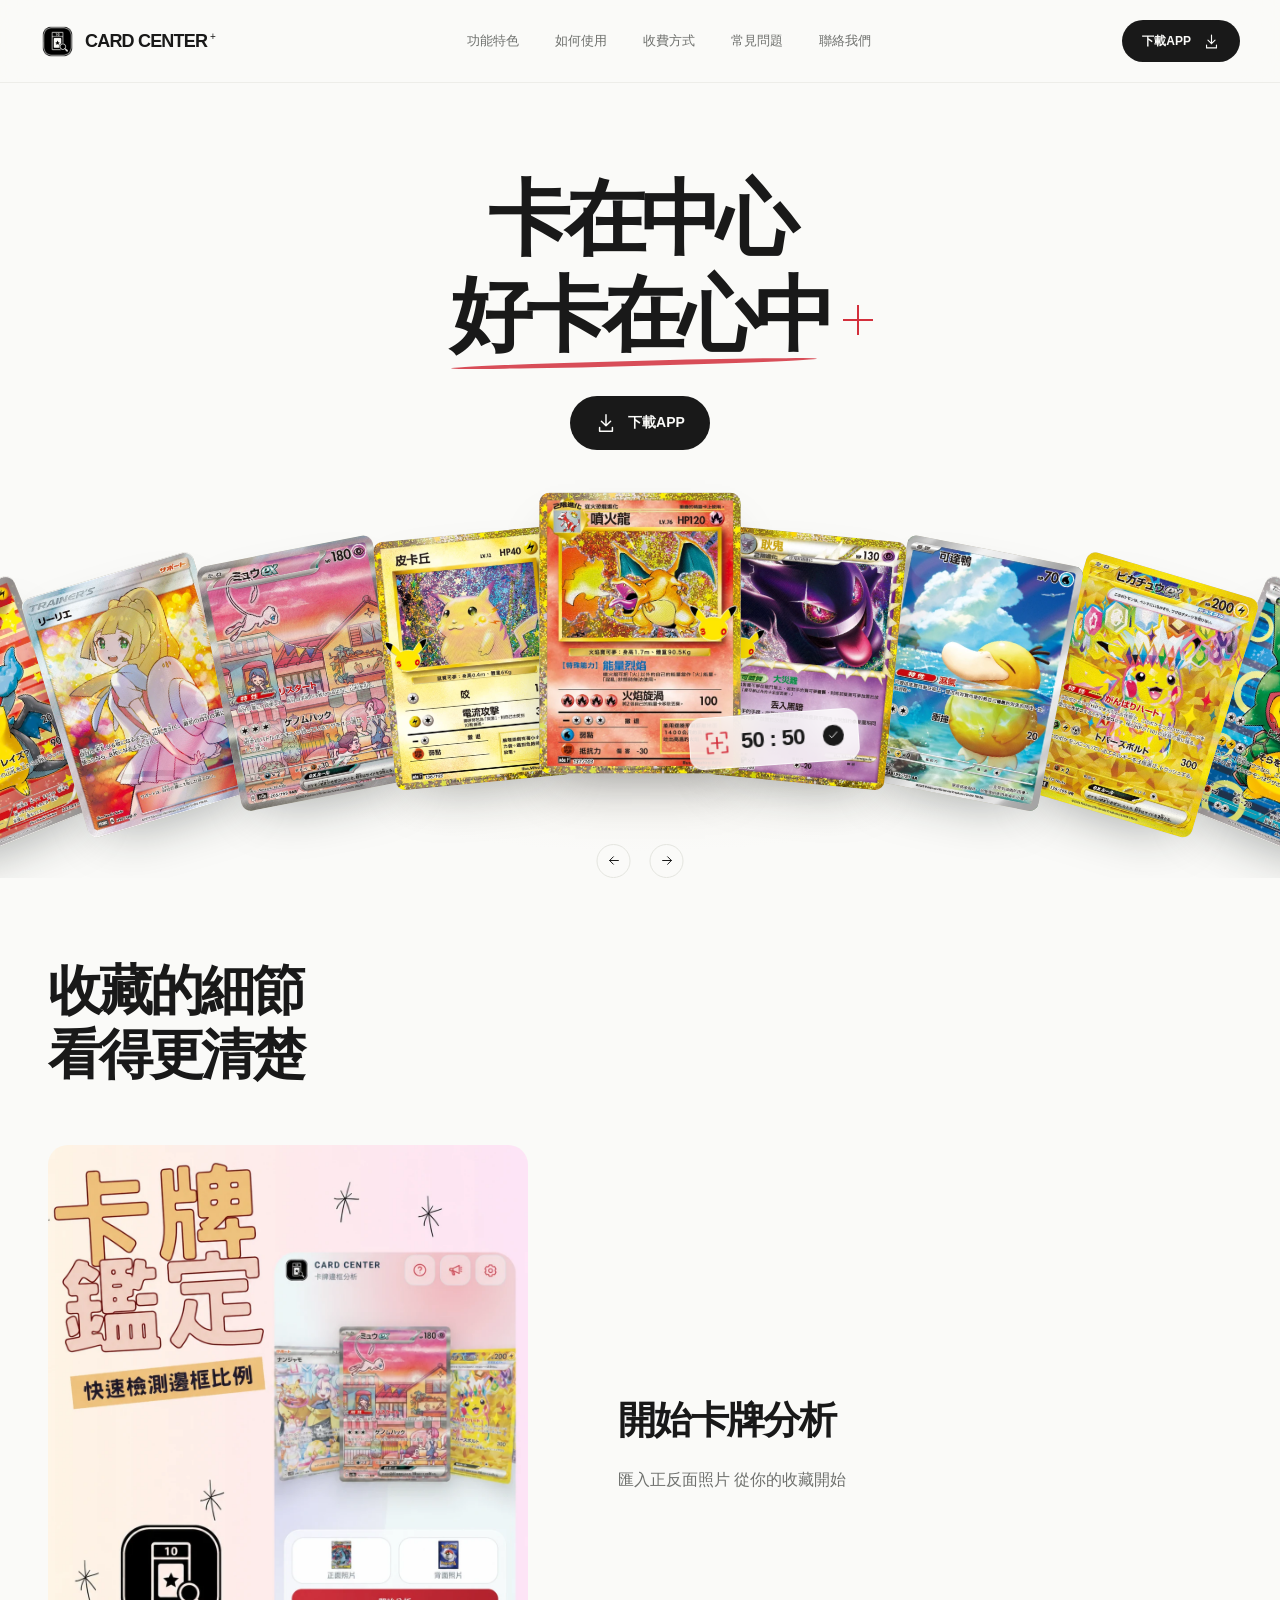
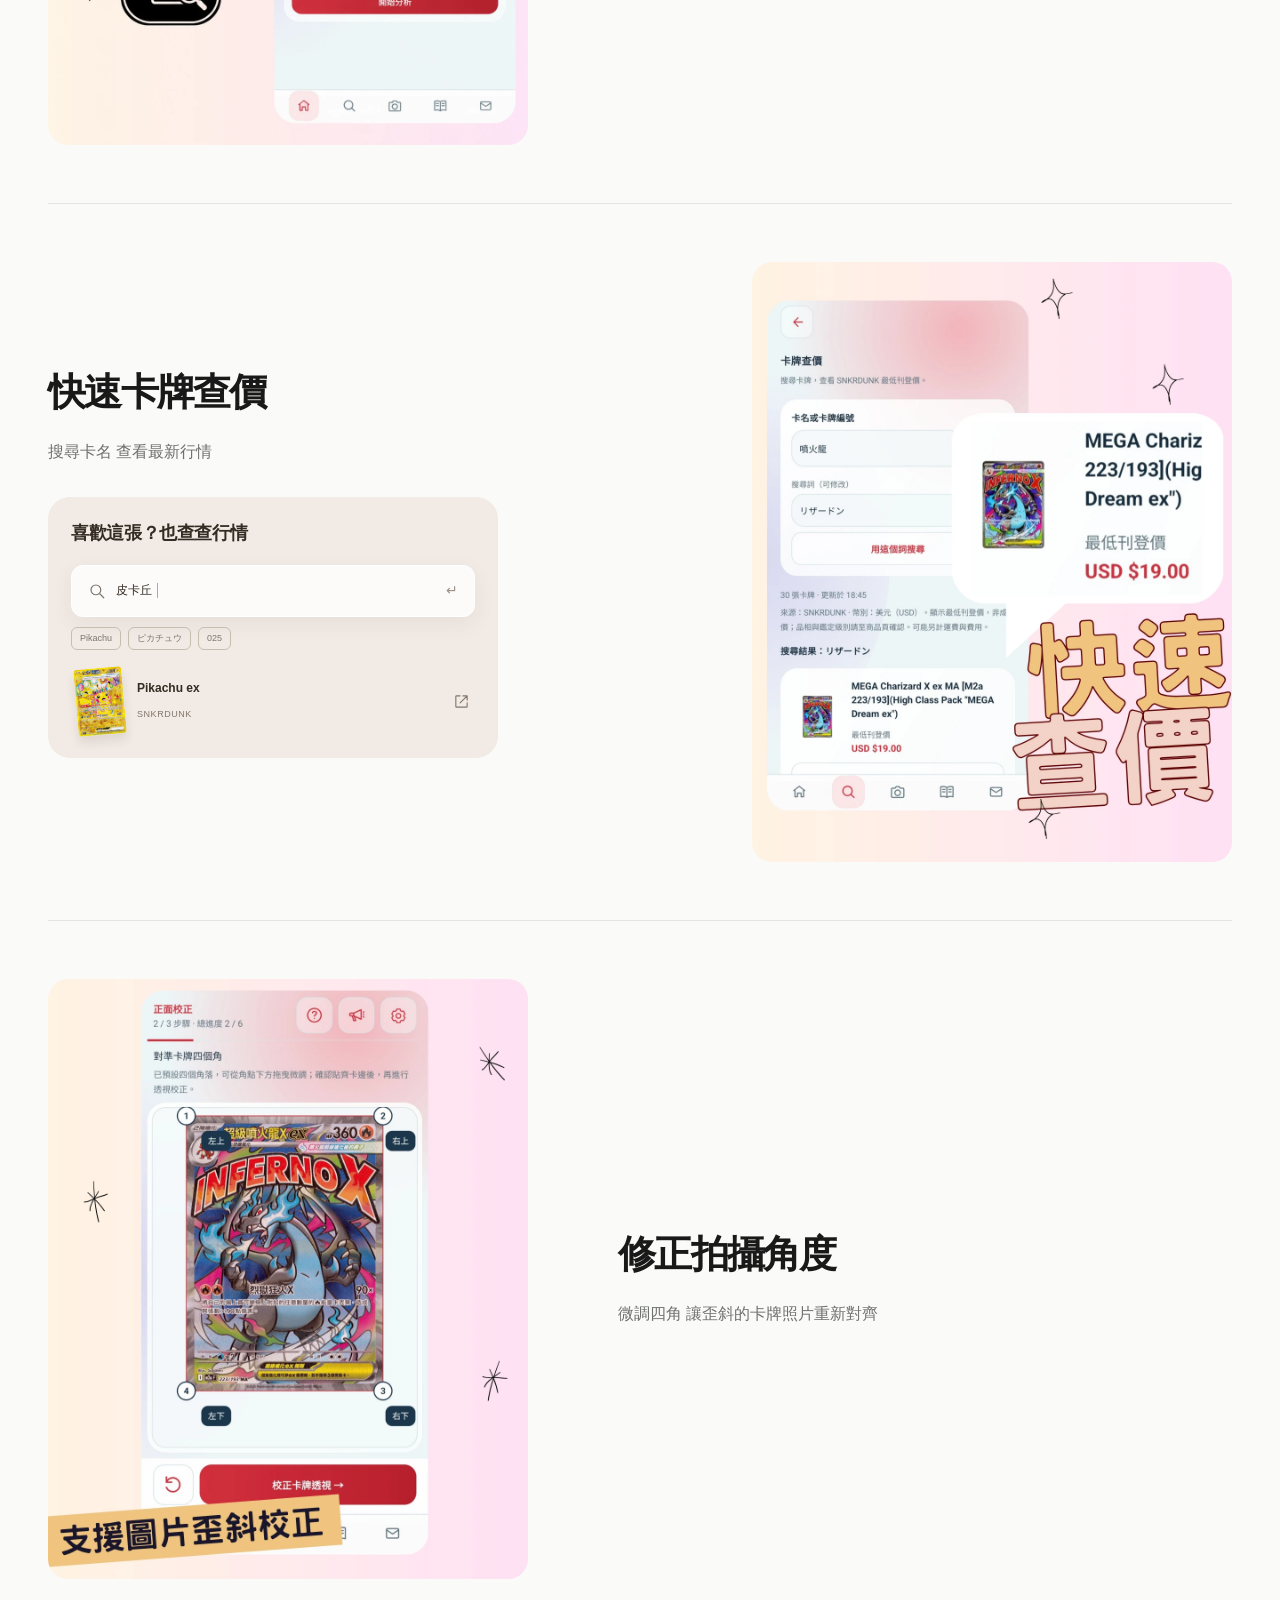
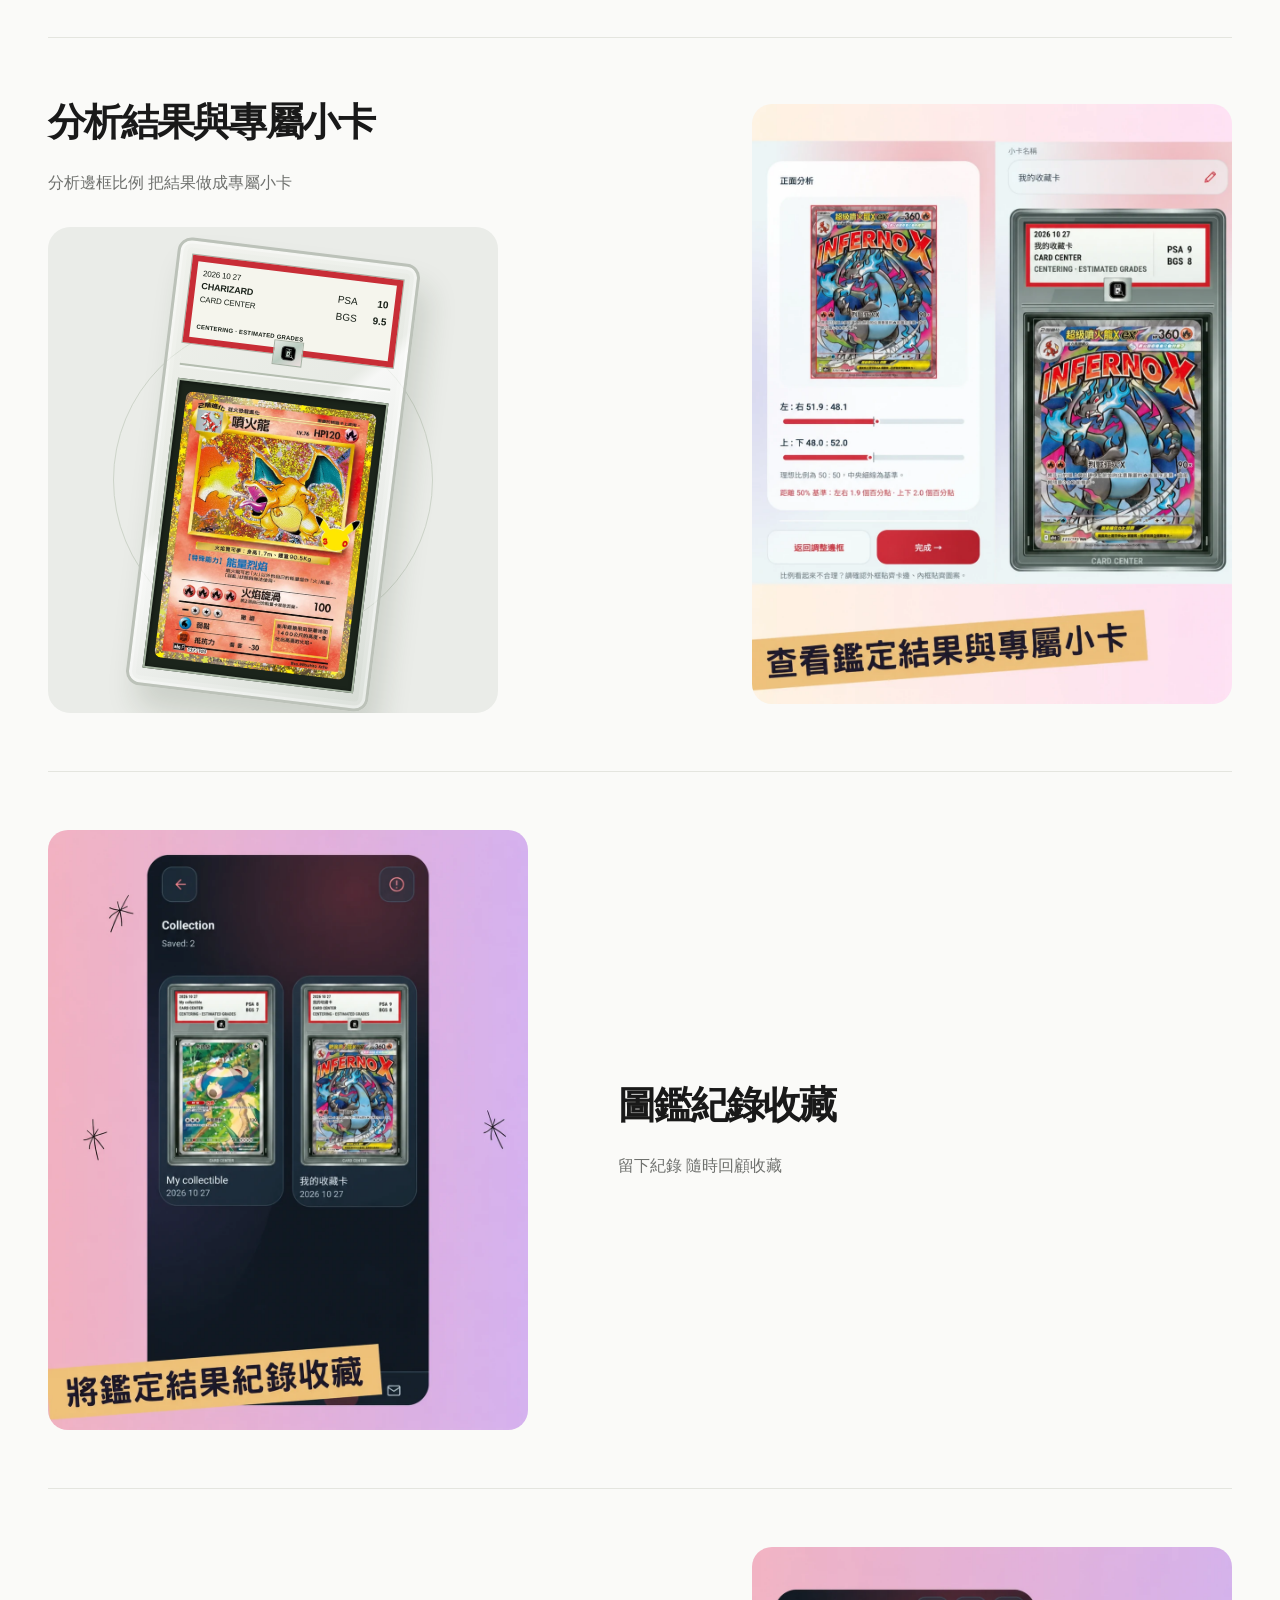
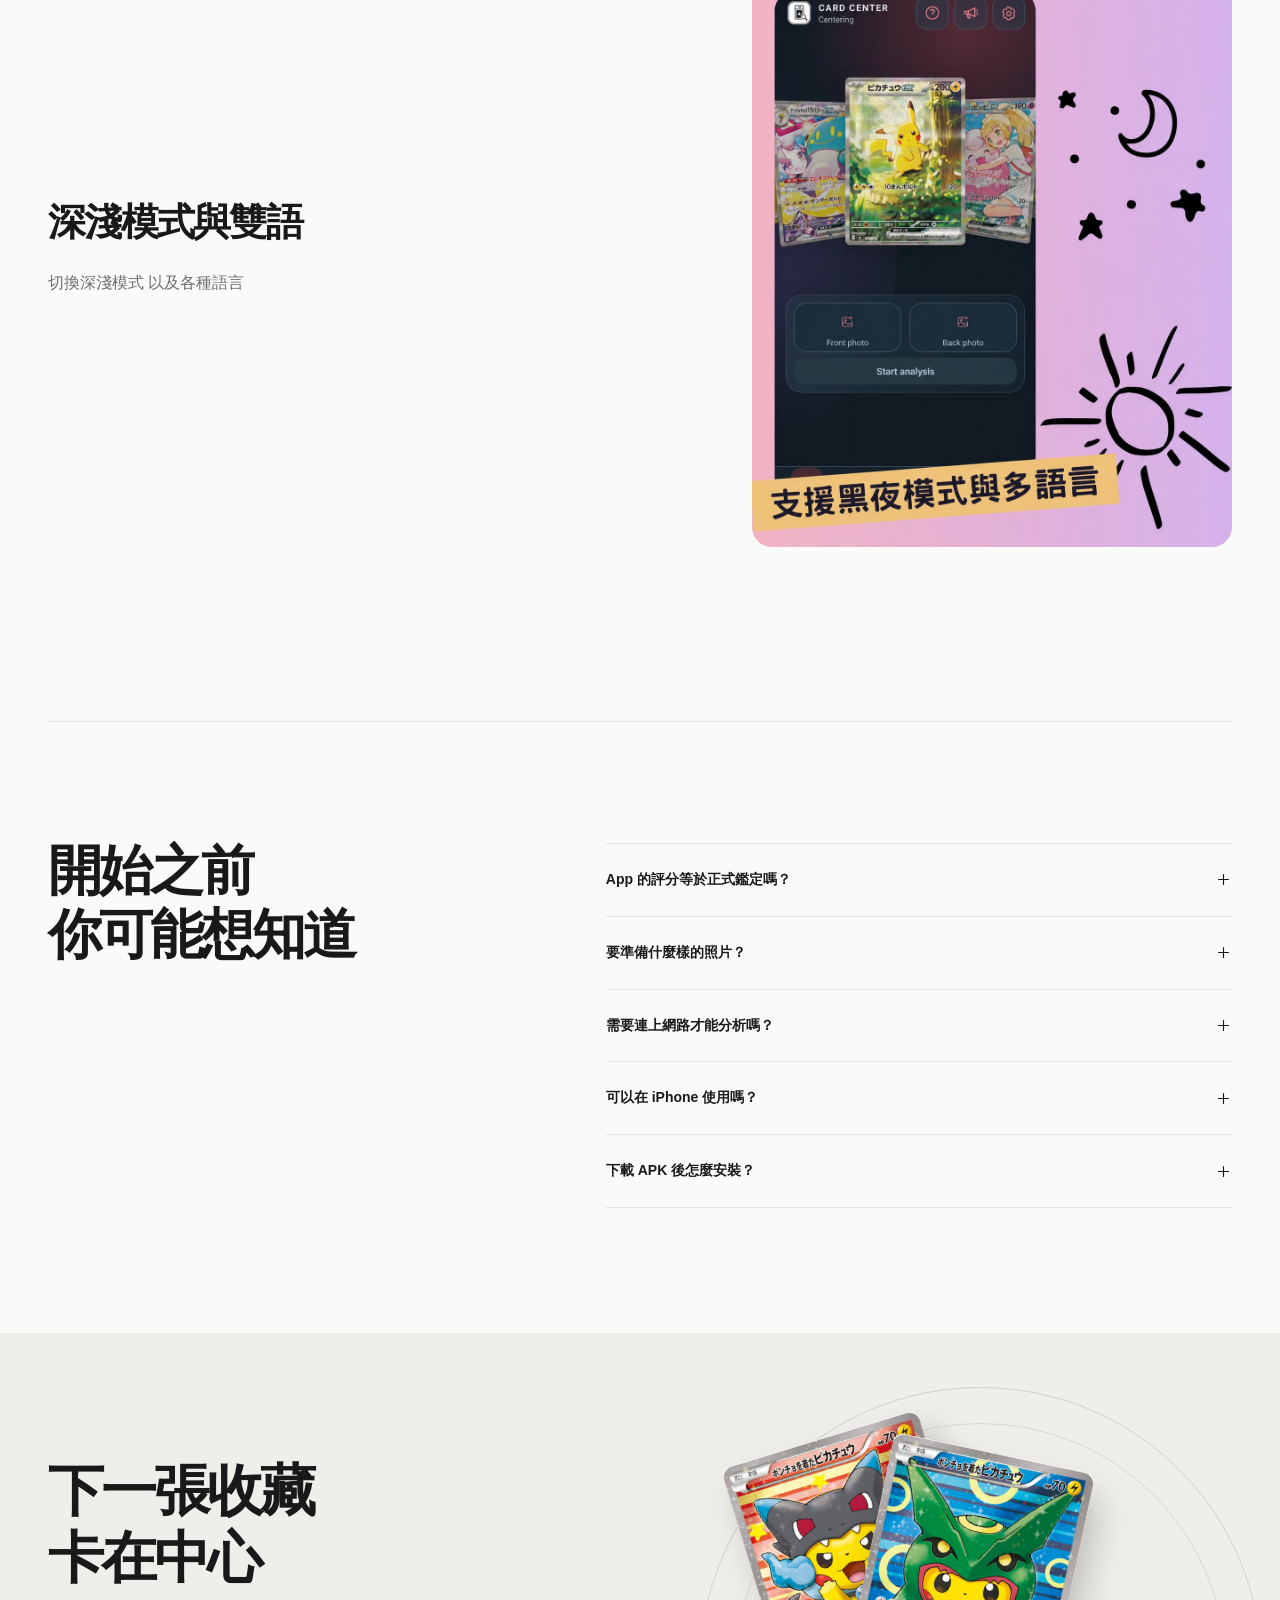
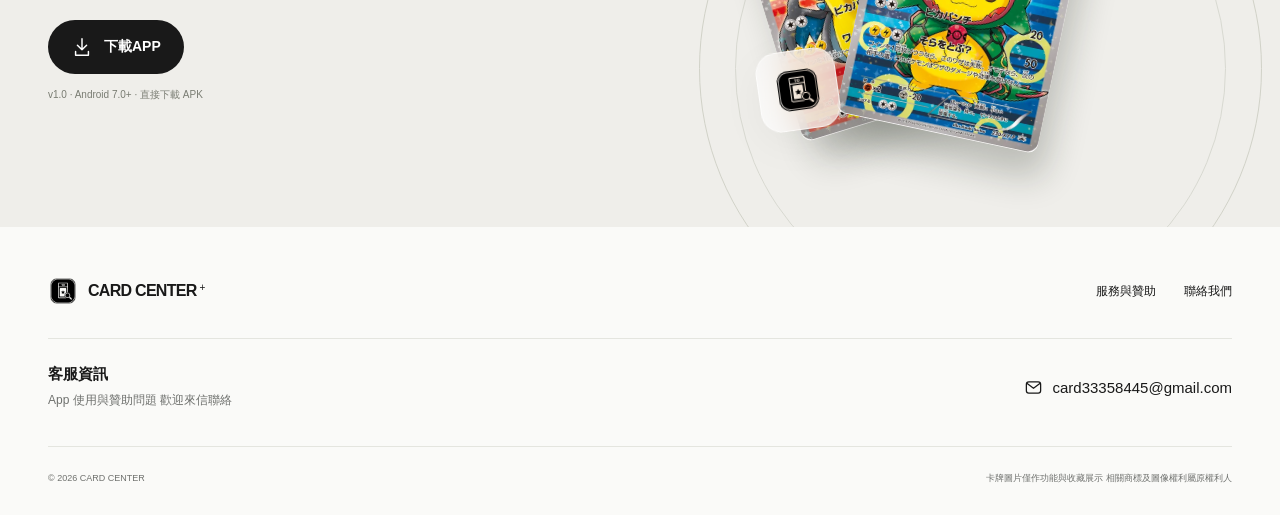
<file: index.html>
<!DOCTYPE html>

<html data-page="home" data-theme="light" lang="zh-Hant">
<head>
<meta charset="utf-8"/>
<meta http-equiv="Content-Security-Policy" content="default-src 'self'; script-src 'self'; style-src 'self' 'unsafe-inline'; img-src 'self'; font-src 'self'; connect-src 'self'; object-src 'none'; base-uri 'none'; form-action 'none'; frame-src 'none'; upgrade-insecure-requests"/>
<meta content="width=device-width, initial-scale=1" name="viewport"/>
<meta content="#fafaf8" name="theme-color"/>
<meta content="CARD CENTER 卡牌邊框分析 App自動偵測內外框、分析正反面居中比例 製作你的收藏小卡 儲存、分享並收進專屬圖鑑" name="description"/>
<meta content="website" property="og:type"/>
<meta content="CARD CENTER — 卡在中心 好卡在心中" property="og:title"/>
<meta content="CARD CENTER 卡牌邊框分析 App自動偵測內外框、分析正反面居中比例 製作你的收藏小卡 儲存、分享並收進專屬圖鑑" property="og:description"/>
<meta content="https://ice0819.github.io/Card-Align/assets/social-preview-card-center.jpg?v=card-at-center" property="og:image"/>
<meta content="https://ice0819.github.io/Card-Align/" property="og:url"/>
<meta content="summary_large_image" name="twitter:card"/>
<link href="assets/favicon.png" rel="icon" type="image/png"/>
<link href="assets/app-icon.png" rel="apple-touch-icon"/>
<link href="styles.css" rel="stylesheet"/>
<link as="image" fetchpriority="high" href="assets/cards/charizard.webp" rel="preload"/>
<script defer="" src="script.js"></script>
<title>CARD CENTER — 卡在中心 好卡在心中</title>
</head>
<body class="home-page">
<svg aria-hidden="true" class="icon-definitions" xmlns="http://www.w3.org/2000/svg">
<symbol id="i-arrow" viewbox="0 0 24 24"><path d="M5 12h14m-6-6 6 6-6 6"></path></symbol>
<symbol id="i-down" viewbox="0 0 24 24"><path d="M12 3v12m-5-5 5 5 5-5M5 17v4h14v-4"></path></symbol>
<symbol id="i-search" viewbox="0 0 24 24"><circle cx="10.5" cy="10.5" r="6.5"></circle><path d="m16 16 5 5"></path></symbol>
<symbol id="i-menu" viewbox="0 0 24 24"><path d="M4 8h16M4 16h16"></path></symbol>
<symbol id="i-plus" viewbox="0 0 24 24"><path d="M12 5v14M5 12h14"></path></symbol>
<symbol id="i-scan" viewbox="0 0 24 24"><path d="M8 3H3v5m13-5h5v5M3 16v5h5m8 0h5v-5M7 12h10M12 7v10"></path></symbol>
<symbol id="i-photo" viewbox="0 0 24 24"><rect height="18" rx="3" width="18" x="3" y="3"></rect><circle cx="8" cy="8" r="1.5"></circle><path d="m3 17 6-6 5 5 3-3 4 4"></path></symbol>
<symbol id="i-chart" viewbox="0 0 24 24"><path d="M4 3v18h17M9 16v-5m5 5V6m5 10v-7"></path></symbol>
<symbol id="i-book" viewbox="0 0 24 24"><path d="M5 3h14v18H5a2 2 0 0 1-2-2V5a2 2 0 0 1 2-2Zm0 14h14M7 3v14m4-9h4"></path></symbol>
<symbol id="i-check" viewbox="0 0 24 24"><path d="m5 12 4 4L19 6"></path></symbol>
<symbol id="i-mail" viewbox="0 0 24 24"><rect height="14" rx="3" width="18" x="3" y="5"></rect><path d="m4 7 8 6 8-6"></path></symbol>
<symbol id="i-coffee" viewbox="0 0 24 24"><path d="M4 8h13v7a5 5 0 0 1-5 5H9a5 5 0 0 1-5-5V8Zm13 1h2a3 3 0 1 1 0 6h-2M7 3v2m4-2v2m4-2v2"></path></symbol>
<symbol id="i-external" viewbox="0 0 24 24"><path d="M14 4h6v6m0-6L10 14M10 4H5a1 1 0 0 0-1 1v14a1 1 0 0 0 1 1h14a1 1 0 0 0 1-1v-5"></path></symbol>
</svg>
<a class="skip-link" href="#main">跳至主要內容</a>
<header class="site-header">
<div class="header-inner">
<a aria-label="CARD CENTER 首頁" class="brand" href="index.html">
<img alt="" class="brand-mark" height="40" src="assets/logo.png" width="40"/>
<span>CARD CENTER<span aria-hidden="true" class="brand-dot">+</span></span>
</a>
<nav aria-label="主要導覽" class="desktop-nav"><a href="#features">功能特色</a><a href="tutorial.html">如何使用</a><a href="pricing.html">收費方式</a><a href="#faq">常見問題</a><a href="contact.html">聯絡我們</a></nav>
<div class="header-actions">
<a class="button button-small button-ink header-download" href="#download"><span>下載APP</span><svg class="icon"><use href="#i-down"></use></svg></a>
<button aria-controls="mobile-menu" aria-expanded="false" aria-label="開啟選單" class="icon-button menu-toggle" type="button"><svg class="icon"><use href="#i-menu"></use></svg></button>
</div>
</div>
<nav aria-label="行動版導覽" class="mobile-menu" hidden="" id="mobile-menu"><a href="#features">功能特色</a><a href="tutorial.html">如何使用</a><a href="pricing.html">收費方式</a><a href="#faq">常見問題</a><a href="contact.html">聯絡我們</a><a href="#download">下載APP</a></nav>
</header>
<main id="main">
<section aria-labelledby="hero-title" class="hero">
<div class="hero-copy container">
<h1 id="hero-title"><span>卡在中心</span><br/><span class="hero-emphasis">好卡在心中</span><span aria-hidden="true" class="alignment-spark"></span></h1>
<div class="hero-actions">
<a class="button apk-download button-ink" download="card-center-v1.0.apk" href="https://github.com/ice0819/Card-Align/releases/download/v1.0-card-center/card-center-v1.0.apk"><svg class="icon"><use href="#i-down"></use></svg><span>下載APP</span></a>
</div>
</div>
<div aria-label="卡牌展示，可用左右方向鍵切換" aria-roledescription="carousel" class="card-showcase" role="region" tabindex="0">
<div aria-hidden="true" class="showcase-glow"></div>
<div class="showcase-cards">
<button aria-label="Poncho Pikachu · Charizard" class="showcase-card" data-name="Poncho Pikachu · Charizard" style="--offset:-4;--angle:-21deg;--rise:70px;--layer:1" type="button"><img alt="穿著噴火龍斗篷的皮卡丘卡牌" decoding="async" height="502" src="assets/cards/poncho-red.webp" width="360"/></button>
<button aria-label="Lillie" class="showcase-card" data-name="Lillie" style="--offset:-3;--angle:-17deg;--rise:42px;--layer:2" type="button"><img alt="莉莉艾訓練家卡牌" decoding="async" height="502" src="assets/cards/lillie.webp" width="360"/></button>
<button aria-label="Mew ex" class="showcase-card" data-name="Mew ex" style="--offset:-2;--angle:-12deg;--rise:20px;--layer:3" type="button"><img alt="夢幻 ex 卡牌" decoding="async" height="502" src="assets/cards/mew.webp" width="360"/></button>
<button aria-label="Pikachu" class="showcase-card" data-name="Pikachu" style="--offset:-1;--angle:-7deg;--rise:7px;--layer:4" type="button"><img alt="皮卡丘收藏卡牌" decoding="async" height="502" src="assets/cards/pikachu.webp" width="360"/></button>
<button aria-current="true" aria-label="Charizard" class="showcase-card is-current" data-name="Charizard" style="--offset:0;--angle:0deg;--rise:0px;--layer:5" type="button"><img alt="噴火龍卡牌" decoding="async" fetchpriority="high" height="502" src="assets/cards/charizard.webp" width="360"/></button>
<button aria-label="Gengar" class="showcase-card" data-name="Gengar" style="--offset:1;--angle:7deg;--rise:7px;--layer:4" type="button"><img alt="耿鬼卡牌" decoding="async" height="502" src="assets/cards/gengar.webp" width="360"/></button>
<button aria-label="Psyduck" class="showcase-card" data-name="Psyduck" style="--offset:2;--angle:12deg;--rise:20px;--layer:3" type="button"><img alt="可達鴨卡牌" decoding="async" height="502" src="assets/cards/psyduck.webp" width="360"/></button>
<button aria-label="Pikachu ex" class="showcase-card" data-name="Pikachu ex" style="--offset:3;--angle:17deg;--rise:42px;--layer:2" type="button"><img alt="皮卡丘 ex 卡牌" decoding="async" height="502" src="assets/cards/pikachu-ex.webp" width="360"/></button>
<button aria-label="Poncho Pikachu · Rayquaza" class="showcase-card" data-name="Poncho Pikachu · Rayquaza" style="--offset:4;--angle:21deg;--rise:70px;--layer:1" type="button"><img alt="穿著烈空坐斗篷的皮卡丘卡牌" decoding="async" height="502" src="assets/cards/poncho-green.webp" width="360"/></button>
</div>
<div class="showcase-badge glass"><svg class="icon"><use href="#i-scan"></use></svg><div><strong>50 : 50</strong></div><span class="badge-tick"><svg class="icon"><use href="#i-check"></use></svg></span></div>
<div class="showcase-controls"><button aria-label="上一張卡牌" class="icon-button showcase-prev" type="button"><svg class="icon"><use href="#i-arrow"></use></svg></button><button aria-label="下一張卡牌" class="icon-button showcase-next" type="button"><svg class="icon"><use href="#i-arrow"></use></svg></button></div>
<span aria-live="polite" class="sr-only" id="carousel-status"></span>
</div>
</section>
<section aria-labelledby="features-title" class="feature-section section-space container" id="features">
<div class="section-heading reveal"><h2 id="features-title">收藏的細節 <br/>看得更清楚</h2></div>
<div aria-label="App 功能介紹" class="app-gallery" id="app-gallery" role="region">
<figure class="feature-story reveal">
<img alt="CARD CENTER 主頁、卡牌輪播與正反面照片匯入功能介紹" class="feature-story-image" decoding="async" height="1350" loading="lazy" src="assets/features/01-start.webp" width="1080"/>
<figcaption><h3>開始卡牌分析</h3><p>匯入正反面照片 從你的收藏開始</p></figcaption>
</figure>
<figure class="feature-story reveal">
<img alt="以卡名搜尋 SNKRDUNK 卡牌資料及第三方刊登價格的功能介紹" class="feature-story-image" decoding="async" height="1350" loading="lazy" src="assets/features/02-price-search.webp" width="1080"/>
<figcaption><h3>快速卡牌查價</h3><p>搜尋卡名 查看最新行情</p><div class="story-addon story-search"><h4 class="story-addon-title">喜歡這張？也查查行情</h4><div aria-hidden="true" class="search-demo"><div class="mock-search"><svg class="icon"><use href="#i-search"></use></svg><span>皮卡丘</span><span class="search-caret"></span><kbd>↵</kbd></div><div class="search-suggestions"><span>Pikachu</span><span>ピカチュウ</span><span>025</span></div><div class="search-demo-card"><img alt="" height="81" loading="lazy" src="assets/cards/pikachu-ex.webp" width="58"/><div><strong>Pikachu ex</strong><span>SNKRDUNK</span></div><svg class="icon"><use href="#i-external"></use></svg></div></div></div></figcaption>
</figure>
<figure class="feature-story reveal">
<img alt="利用卡牌外框四角定位，校正照片歪斜與透視角度的功能介紹" class="feature-story-image" decoding="async" height="1350" loading="lazy" src="assets/features/03-alignment.webp" width="1080"/>
<figcaption><h3>修正拍攝角度</h3><p>微調四角 讓歪斜的卡牌照片重新對齊</p></figcaption>
</figure>
<figure class="feature-story reveal">
<img alt="卡牌邊框比例分析報告，以及具有自訂名稱和預估級別的專屬小卡" class="feature-story-image" decoding="async" height="1350" loading="lazy" src="assets/features/04-results.webp" width="1080"/>
<figcaption><h3>分析結果與專屬小卡</h3><p>分析邊框比例 把結果做成專屬小卡</p><div class="story-addon story-slab"><div class="slab-scene"><div aria-label="CARD CENTER 收藏小卡示意" class="score-slab"><div class="slab-label"><div class="slab-label-left"><span>2026 10 27</span><strong>CHARIZARD</strong><span>CARD CENTER</span></div><div class="slab-label-right"><div><span>PSA</span><b>10</b></div><div><span>BGS</span><b>9.5</b></div></div><span class="slab-label-bottom">CENTERING · ESTIMATED GRADES</span><div class="slab-sticker"><img alt="" height="26" loading="lazy" src="assets/logo.png" width="26"/></div></div><div class="slab-divider"></div><div class="slab-card-well"><img alt="噴火龍卡牌" height="502" loading="lazy" src="assets/cards/charizard.webp" width="360"/></div></div></div></div></figcaption>
</figure>
<figure class="feature-story reveal">
<img alt="將卡牌圖片、名稱、日期與分析結果儲存到收藏圖鑑的功能介紹" class="feature-story-image" decoding="async" height="1350" loading="lazy" src="assets/features/05-collection.webp" width="1080"/>
<figcaption><h3>圖鑑紀錄收藏</h3><p>留下紀錄 隨時回顧收藏</p></figcaption>
</figure>
<figure class="feature-story reveal">
<img alt="CARD CENTER 的黑夜模式及繁體中文、英文介面切換功能介紹" class="feature-story-image" decoding="async" height="1350" loading="lazy" src="assets/features/06-appearance.webp" width="1080"/>
<figcaption><h3>深淺模式與雙語</h3><p>切換深淺模式 以及各種語言</p></figcaption>
</figure>
</div>
</section>
<section aria-labelledby="faq-title" class="faq-section section-space container" id="faq">
<div class="faq-intro reveal"><h2 id="faq-title">開始之前 <br/>你可能想知道</h2></div>
<div class="faq-list reveal">
<details><summary><span>App 的評分等於正式鑑定嗎？</span><svg class="icon"><use href="#i-plus"></use></svg></summary><div class="faq-answer">不是 CARD CENTER 僅依邊框居中比例提供 PSA / BGS 預估級別 不檢查卡角、卡邊磨損或表面狀況 也不是 PSA 或 BGS 的官方產品 請把結果當作整理收藏與送鑑前的參考</div></details>
<details><summary><span>要準備什麼樣的照片？</span><svg class="icon"><use href="#i-plus"></use></svg></summary><div class="faq-answer">準備同一張卡牌的正面與背面照片 保留完整四角 盡量正面拍攝並減少反光 可以從相簿匯入 也可以直接開啟相機；照片方向不對時 可先用 90° 旋轉修正</div></details>
<details><summary><span>需要連上網路才能分析嗎？</span><svg class="icon"><use href="#i-plus"></use></svg></summary><div class="faq-answer">邊框偵測、透視校正、分析與本機圖鑑不需要網路 卡牌查價、線上翻譯、開啟商品頁與贊助連結則需要網路連線</div></details>
<details><summary><span>可以在 iPhone 使用嗎？</span><svg class="icon"><use href="#i-plus"></use></svg></summary><div class="faq-answer">目前提供 Android 版本 支援 Android 7.0 以上 此網站是產品介紹頁 實際拍攝、校正與分析功能請在 Android App 中使用</div></details>
<details><summary><span>下載 APK 後怎麼安裝？</span><svg class="icon"><use href="#i-plus"></use></svg></summary><div class="faq-answer">點選下載按鈕直接儲存 APK 再從手機開啟檔案安裝 若系統要求 請只為這次使用的瀏覽器或檔案管理程式允許安裝來源 安裝後開啟 CARD CENTER 即可開始匯入照片</div></details>
</div>
</section>
<section aria-labelledby="download-title" class="download-section" id="download"><div class="download-inner container"><div class="download-copy reveal"><h2 id="download-title">下一張收藏 <br/>卡在中心</h2><a class="button button-ink apk-download" download="card-center-v1.0.apk" href="https://github.com/ice0819/Card-Align/releases/download/v1.0-card-center/card-center-v1.0.apk"><svg class="icon"><use href="#i-down"></use></svg><span>下載APP</span></a><span class="download-meta">v1.0 · Android 7.0+ · 直接下載 APK</span></div><div aria-hidden="true" class="download-art reveal"><div class="download-orbit"></div><img alt="" class="download-card card-one" height="502" loading="lazy" src="assets/cards/poncho-red.webp" width="360"/><img alt="" class="download-card card-two" height="502" loading="lazy" src="assets/cards/poncho-green.webp" width="360"/><span class="download-seal glass"><img alt="" height="48" loading="lazy" src="assets/logo.png" width="48"/></span></div></div></section>
</main>
<footer class="site-footer container">
<div class="footer-top">
<a aria-label="CARD CENTER 首頁" class="brand" href="index.html"><img alt="" class="brand-mark" height="36" src="assets/logo.png" width="36"/><span>CARD CENTER<span aria-hidden="true" class="brand-dot">+</span></span></a>
<div class="footer-links">
<a href="pricing.html">服務與贊助</a>
<a href="contact.html">聯絡我們</a>
</div>
</div>
<div class="footer-contact" id="contact">
<div><h3>客服資訊</h3><p>App 使用與贊助問題 歡迎來信聯絡</p></div>
<a class="contact-email" href="mailto:card33358445@gmail.com"><svg aria-hidden="true" class="icon"><use href="#i-mail"></use></svg><span>card33358445@gmail.com</span></a>
</div>
<div class="footer-bottom"><span>© <span id="year">2026</span> CARD CENTER </span><span>卡牌圖片僅作功能與收藏展示 相關商標及圖像權利屬原權利人</span></div>
</footer>
</body>
</html>
</file>
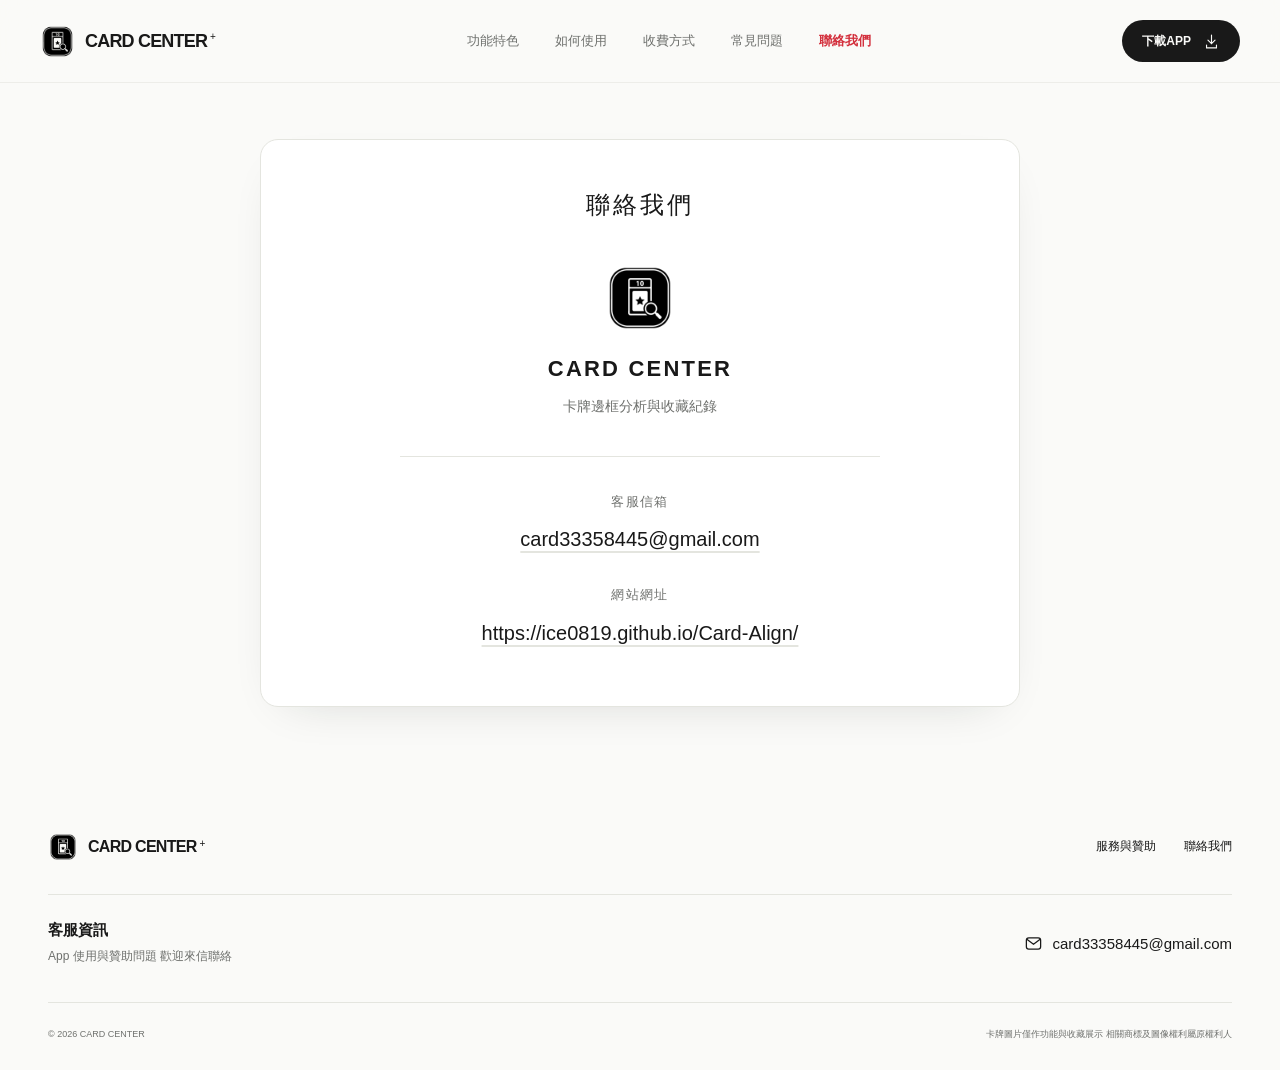
<file: contact.html>
<!DOCTYPE html>

<html data-page="contact" data-theme="light" lang="zh-Hant">
<head>
<meta charset="utf-8"/>
<meta http-equiv="Content-Security-Policy" content="default-src 'self'; script-src 'self'; style-src 'self' 'unsafe-inline'; img-src 'self'; font-src 'self'; connect-src 'self'; object-src 'none'; base-uri 'none'; form-action 'none'; frame-src 'none'; upgrade-insecure-requests"/>
<meta content="width=device-width, initial-scale=1" name="viewport"/>
<meta content="#fafaf8" name="theme-color"/>
<meta content="CARD CENTER 的客服信箱與網站網址 提供 App 使用與贊助相關聯絡資訊" name="description"/>
<meta content="website" property="og:type"/>
<meta content="聯絡我們｜CARD CENTER" property="og:title"/>
<meta content="CARD CENTER 的客服信箱與網站網址 提供 App 使用與贊助相關聯絡資訊" property="og:description"/>
<meta content="https://ice0819.github.io/Card-Align/assets/social-preview-card-center.jpg?v=card-at-center" property="og:image"/>
<meta content="https://ice0819.github.io/Card-Align/contact.html" property="og:url"/>
<meta content="summary_large_image" name="twitter:card"/>
<link href="assets/favicon.png" rel="icon" type="image/png"/>
<link href="assets/app-icon.png" rel="apple-touch-icon"/>
<link href="styles.css" rel="stylesheet"/>
<script defer="" src="script.js"></script>
<title>聯絡我們｜CARD CENTER</title>
</head>
<body class="contact-page">
<svg aria-hidden="true" class="icon-definitions" xmlns="http://www.w3.org/2000/svg">
<symbol id="i-arrow" viewbox="0 0 24 24"><path d="M5 12h14m-6-6 6 6-6 6"></path></symbol>
<symbol id="i-down" viewbox="0 0 24 24"><path d="M12 3v12m-5-5 5 5 5-5M5 17v4h14v-4"></path></symbol>
<symbol id="i-search" viewbox="0 0 24 24"><circle cx="10.5" cy="10.5" r="6.5"></circle><path d="m16 16 5 5"></path></symbol>
<symbol id="i-menu" viewbox="0 0 24 24"><path d="M4 8h16M4 16h16"></path></symbol>
<symbol id="i-plus" viewbox="0 0 24 24"><path d="M12 5v14M5 12h14"></path></symbol>
<symbol id="i-scan" viewbox="0 0 24 24"><path d="M8 3H3v5m13-5h5v5M3 16v5h5m8 0h5v-5M7 12h10M12 7v10"></path></symbol>
<symbol id="i-photo" viewbox="0 0 24 24"><rect height="18" rx="3" width="18" x="3" y="3"></rect><circle cx="8" cy="8" r="1.5"></circle><path d="m3 17 6-6 5 5 3-3 4 4"></path></symbol>
<symbol id="i-chart" viewbox="0 0 24 24"><path d="M4 3v18h17M9 16v-5m5 5V6m5 10v-7"></path></symbol>
<symbol id="i-book" viewbox="0 0 24 24"><path d="M5 3h14v18H5a2 2 0 0 1-2-2V5a2 2 0 0 1 2-2Zm0 14h14M7 3v14m4-9h4"></path></symbol>
<symbol id="i-check" viewbox="0 0 24 24"><path d="m5 12 4 4L19 6"></path></symbol>
<symbol id="i-mail" viewbox="0 0 24 24"><rect height="14" rx="3" width="18" x="3" y="5"></rect><path d="m4 7 8 6 8-6"></path></symbol>
<symbol id="i-coffee" viewbox="0 0 24 24"><path d="M4 8h13v7a5 5 0 0 1-5 5H9a5 5 0 0 1-5-5V8Zm13 1h2a3 3 0 1 1 0 6h-2M7 3v2m4-2v2m4-2v2"></path></symbol>
<symbol id="i-external" viewbox="0 0 24 24"><path d="M14 4h6v6m0-6L10 14M10 4H5a1 1 0 0 0-1 1v14a1 1 0 0 0 1 1h14a1 1 0 0 0 1-1v-5"></path></symbol>
</svg>
<a class="skip-link" href="#main">跳至主要內容</a>
<header class="site-header">
<div class="header-inner">
<a aria-label="CARD CENTER 首頁" class="brand" href="index.html">
<img alt="" class="brand-mark" height="40" src="assets/logo.png" width="40"/>
<span>CARD CENTER<span aria-hidden="true" class="brand-dot">+</span></span>
</a>
<nav aria-label="主要導覽" class="desktop-nav"><a href="index.html#features">功能特色</a><a href="tutorial.html">如何使用</a><a href="pricing.html">收費方式</a><a href="index.html#faq">常見問題</a><a aria-current="page" href="contact.html">聯絡我們</a></nav>
<div class="header-actions">
<a class="button button-small button-ink header-download" href="index.html#download"><span>下載APP</span><svg class="icon"><use href="#i-down"></use></svg></a>
<button aria-controls="mobile-menu" aria-expanded="false" aria-label="開啟選單" class="icon-button menu-toggle" type="button"><svg class="icon"><use href="#i-menu"></use></svg></button>
</div>
</div>
<nav aria-label="行動版導覽" class="mobile-menu" hidden="" id="mobile-menu"><a href="index.html#features">功能特色</a><a href="tutorial.html">如何使用</a><a href="pricing.html">收費方式</a><a href="index.html#faq">常見問題</a><a aria-current="page" href="contact.html">聯絡我們</a><a href="index.html#download">下載APP</a></nav>
</header>
<main aria-labelledby="contact-title" class="contact-main container" id="main">
<section aria-labelledby="contact-title" class="contact-sheet reveal">
<header class="contact-sheet-heading">
<h1 id="contact-title">聯絡我們</h1>
</header>
<div class="contact-identity">
<img alt="" class="brand-mark contact-logo" height="72" src="assets/logo.png" width="72"/>
<p class="contact-brand-name">CARD CENTER</p>
<p class="contact-brand-description">卡牌邊框分析與收藏紀錄</p>
</div>
<dl class="contact-information">
<div class="contact-information-row">
<dt>客服信箱</dt>
<dd><a class="contact-email" href="mailto:card33358445@gmail.com">card33358445@gmail.com</a></dd>
</div>
<div class="contact-information-row">
<dt>網站網址</dt>
<dd><a class="contact-website-link" href="https://ice0819.github.io/Card-Align/">https://ice0819.github.io/Card-Align/</a></dd>
</div>
</dl>
</section>
</main>
<footer class="site-footer container">
<div class="footer-top">
<a aria-label="CARD CENTER 首頁" class="brand" href="index.html"><img alt="" class="brand-mark" height="36" src="assets/logo.png" width="36"/><span>CARD CENTER<span aria-hidden="true" class="brand-dot">+</span></span></a>
<div class="footer-links">
<a href="pricing.html">服務與贊助</a>
<a aria-current="page" href="contact.html">聯絡我們</a>
</div>
</div>
<div class="footer-contact" id="contact">
<div><h3>客服資訊</h3><p>App 使用與贊助問題 歡迎來信聯絡</p></div>
<a class="contact-email" href="mailto:card33358445@gmail.com"><svg aria-hidden="true" class="icon"><use href="#i-mail"></use></svg><span>card33358445@gmail.com</span></a>
</div>
<div class="footer-bottom"><span>© <span id="year">2026</span> CARD CENTER </span><span>卡牌圖片僅作功能與收藏展示 相關商標及圖像權利屬原權利人</span></div>
</footer>
</body>
</html>
</file>
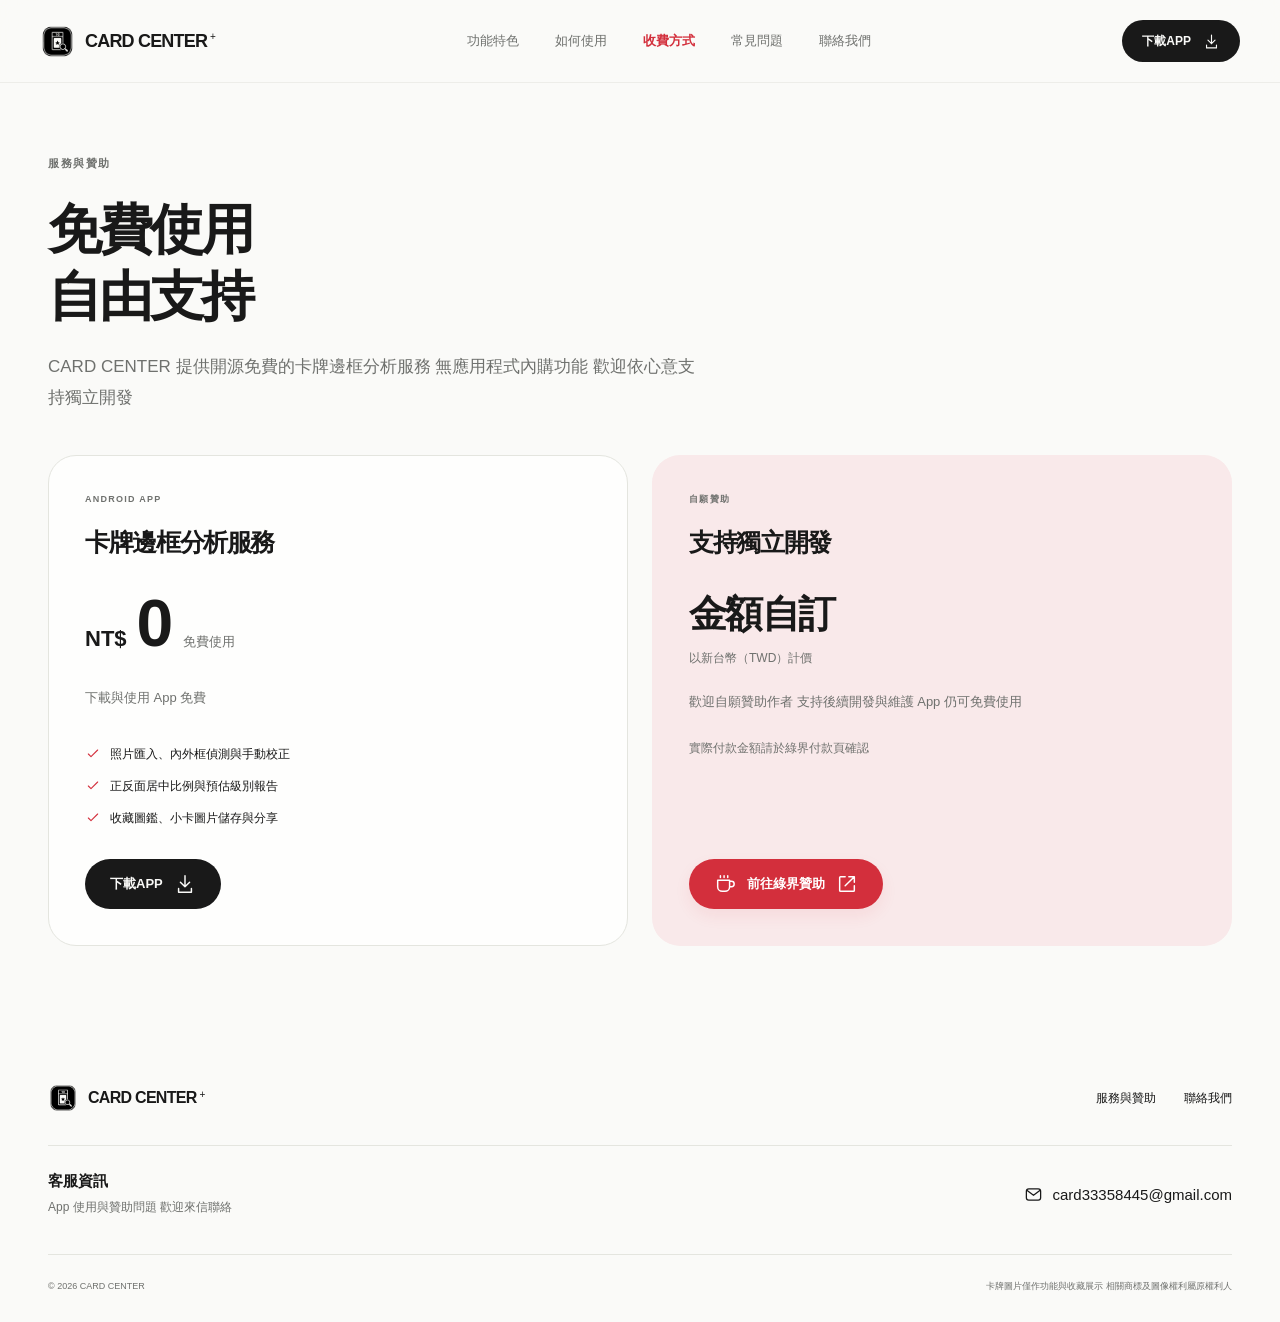
<file: pricing.html>
<!DOCTYPE html>

<html data-page="pricing" data-theme="light" lang="zh-Hant">
<head>
<meta charset="utf-8"/>
<meta http-equiv="Content-Security-Policy" content="default-src 'self'; script-src 'self'; style-src 'self' 'unsafe-inline'; img-src 'self'; font-src 'self'; connect-src 'self'; object-src 'none'; base-uri 'none'; form-action 'none'; frame-src 'none'; upgrade-insecure-requests"/>
<meta content="width=device-width, initial-scale=1" name="viewport"/>
<meta content="#fafaf8" name="theme-color"/>
<meta content="CARD CENTER 免費使用、無應用程式內購；自願贊助金額自訂 以新台幣計價" name="description"/>
<meta content="website" property="og:type"/>
<meta content="收費方式｜CARD CENTER" property="og:title"/>
<meta content="CARD CENTER 免費使用、無應用程式內購；自願贊助金額自訂 以新台幣計價" property="og:description"/>
<meta content="https://ice0819.github.io/Card-Align/assets/social-preview-card-center.jpg?v=card-at-center" property="og:image"/>
<meta content="https://ice0819.github.io/Card-Align/pricing.html" property="og:url"/>
<meta content="summary_large_image" name="twitter:card"/>
<link href="assets/favicon.png" rel="icon" type="image/png"/>
<link href="assets/app-icon.png" rel="apple-touch-icon"/>
<link href="styles.css" rel="stylesheet"/>
<script defer="" src="script.js"></script>
<title>收費方式｜CARD CENTER</title>
</head>
<body class="pricing-page">
<svg aria-hidden="true" class="icon-definitions" xmlns="http://www.w3.org/2000/svg">
<symbol id="i-arrow" viewbox="0 0 24 24"><path d="M5 12h14m-6-6 6 6-6 6"></path></symbol>
<symbol id="i-down" viewbox="0 0 24 24"><path d="M12 3v12m-5-5 5 5 5-5M5 17v4h14v-4"></path></symbol>
<symbol id="i-search" viewbox="0 0 24 24"><circle cx="10.5" cy="10.5" r="6.5"></circle><path d="m16 16 5 5"></path></symbol>
<symbol id="i-menu" viewbox="0 0 24 24"><path d="M4 8h16M4 16h16"></path></symbol>
<symbol id="i-plus" viewbox="0 0 24 24"><path d="M12 5v14M5 12h14"></path></symbol>
<symbol id="i-scan" viewbox="0 0 24 24"><path d="M8 3H3v5m13-5h5v5M3 16v5h5m8 0h5v-5M7 12h10M12 7v10"></path></symbol>
<symbol id="i-photo" viewbox="0 0 24 24"><rect height="18" rx="3" width="18" x="3" y="3"></rect><circle cx="8" cy="8" r="1.5"></circle><path d="m3 17 6-6 5 5 3-3 4 4"></path></symbol>
<symbol id="i-chart" viewbox="0 0 24 24"><path d="M4 3v18h17M9 16v-5m5 5V6m5 10v-7"></path></symbol>
<symbol id="i-book" viewbox="0 0 24 24"><path d="M5 3h14v18H5a2 2 0 0 1-2-2V5a2 2 0 0 1 2-2Zm0 14h14M7 3v14m4-9h4"></path></symbol>
<symbol id="i-check" viewbox="0 0 24 24"><path d="m5 12 4 4L19 6"></path></symbol>
<symbol id="i-mail" viewbox="0 0 24 24"><rect height="14" rx="3" width="18" x="3" y="5"></rect><path d="m4 7 8 6 8-6"></path></symbol>
<symbol id="i-coffee" viewbox="0 0 24 24"><path d="M4 8h13v7a5 5 0 0 1-5 5H9a5 5 0 0 1-5-5V8Zm13 1h2a3 3 0 1 1 0 6h-2M7 3v2m4-2v2m4-2v2"></path></symbol>
<symbol id="i-external" viewbox="0 0 24 24"><path d="M14 4h6v6m0-6L10 14M10 4H5a1 1 0 0 0-1 1v14a1 1 0 0 0 1 1h14a1 1 0 0 0 1-1v-5"></path></symbol>
</svg>
<a class="skip-link" href="#main">跳至主要內容</a>
<header class="site-header">
<div class="header-inner">
<a aria-label="CARD CENTER 首頁" class="brand" href="index.html">
<img alt="" class="brand-mark" height="40" src="assets/logo.png" width="40"/>
<span>CARD CENTER<span aria-hidden="true" class="brand-dot">+</span></span>
</a>
<nav aria-label="主要導覽" class="desktop-nav"><a href="index.html#features">功能特色</a><a href="tutorial.html">如何使用</a><a aria-current="page" href="pricing.html">收費方式</a><a href="index.html#faq">常見問題</a><a href="contact.html">聯絡我們</a></nav>
<div class="header-actions">
<a class="button button-small button-ink header-download" href="index.html#download"><span>下載APP</span><svg class="icon"><use href="#i-down"></use></svg></a>
<button aria-controls="mobile-menu" aria-expanded="false" aria-label="開啟選單" class="icon-button menu-toggle" type="button"><svg class="icon"><use href="#i-menu"></use></svg></button>
</div>
</div>
<nav aria-label="行動版導覽" class="mobile-menu" hidden="" id="mobile-menu"><a href="index.html#features">功能特色</a><a href="tutorial.html">如何使用</a><a aria-current="page" href="pricing.html">收費方式</a><a href="index.html#faq">常見問題</a><a href="contact.html">聯絡我們</a><a href="index.html#download">下載APP</a></nav>
</header>
<main id="main"><section aria-labelledby="service-title" class="service-section section-space container" id="service-info">
<div class="section-heading reveal">
<p class="eyebrow">服務與贊助</p>
<h1 id="service-title">免費使用 <br/>自由支持</h1>
<p class="section-intro">CARD CENTER 提供開源免費的卡牌邊框分析服務 無應用程式內購功能 歡迎依心意支持獨立開發</p>
</div>
<div class="service-grid reveal">
<article class="service-card">
<span class="small-label">ANDROID APP</span>
<h3>卡牌邊框分析服務</h3>
<p class="service-price"><span class="price-currency">NT$</span><strong>0</strong><span class="price-caption">免費使用</span></p>
<p class="service-description">下載與使用 App 免費</p>
<ul class="service-inclusions">
<li><svg aria-hidden="true" class="icon"><use href="#i-check"></use></svg><span>照片匯入、內外框偵測與手動校正</span></li>
<li><svg aria-hidden="true" class="icon"><use href="#i-check"></use></svg><span>正反面居中比例與預估級別報告</span></li>
<li><svg aria-hidden="true" class="icon"><use href="#i-check"></use></svg><span>收藏圖鑑、小卡圖片儲存與分享</span></li>
</ul>
<a class="button button-ink" href="index.html#download"><span>下載APP</span><svg aria-hidden="true" class="icon"><use href="#i-down"></use></svg></a>
</article>
<article class="service-card donation-card">
<span class="small-label">自願贊助</span>
<h3>支持獨立開發</h3>
<p class="donation-amount">金額自訂</p>
<p class="donation-currency">以新台幣（TWD）計價</p>
<p class="service-description">歡迎自願贊助作者 支持後續開發與維護 App 仍可免費使用</p>
<p class="donation-payment-note">實際付款金額請於綠界付款頁確認</p>
<a class="button button-red" href="https://p.ecpay.com.tw/4995119" rel="noopener noreferrer" target="_blank"><svg aria-hidden="true" class="icon"><use href="#i-coffee"></use></svg><span>前往綠界贊助</span><svg aria-hidden="true" class="icon"><use href="#i-external"></use></svg></a>
</article>
</div>
</section></main>
<footer class="site-footer container">
<div class="footer-top">
<a aria-label="CARD CENTER 首頁" class="brand" href="index.html"><img alt="" class="brand-mark" height="36" src="assets/logo.png" width="36"/><span>CARD CENTER<span aria-hidden="true" class="brand-dot">+</span></span></a>
<div class="footer-links">
<a aria-current="page" href="pricing.html">服務與贊助</a>
<a href="contact.html">聯絡我們</a>
</div>
</div>
<div class="footer-contact" id="contact">
<div><h3>客服資訊</h3><p>App 使用與贊助問題 歡迎來信聯絡</p></div>
<a class="contact-email" href="mailto:card33358445@gmail.com"><svg aria-hidden="true" class="icon"><use href="#i-mail"></use></svg><span>card33358445@gmail.com</span></a>
</div>
<div class="footer-bottom"><span>© <span id="year">2026</span> CARD CENTER </span><span>卡牌圖片僅作功能與收藏展示 相關商標及圖像權利屬原權利人</span></div>
</footer>
</body>
</html>
</file>
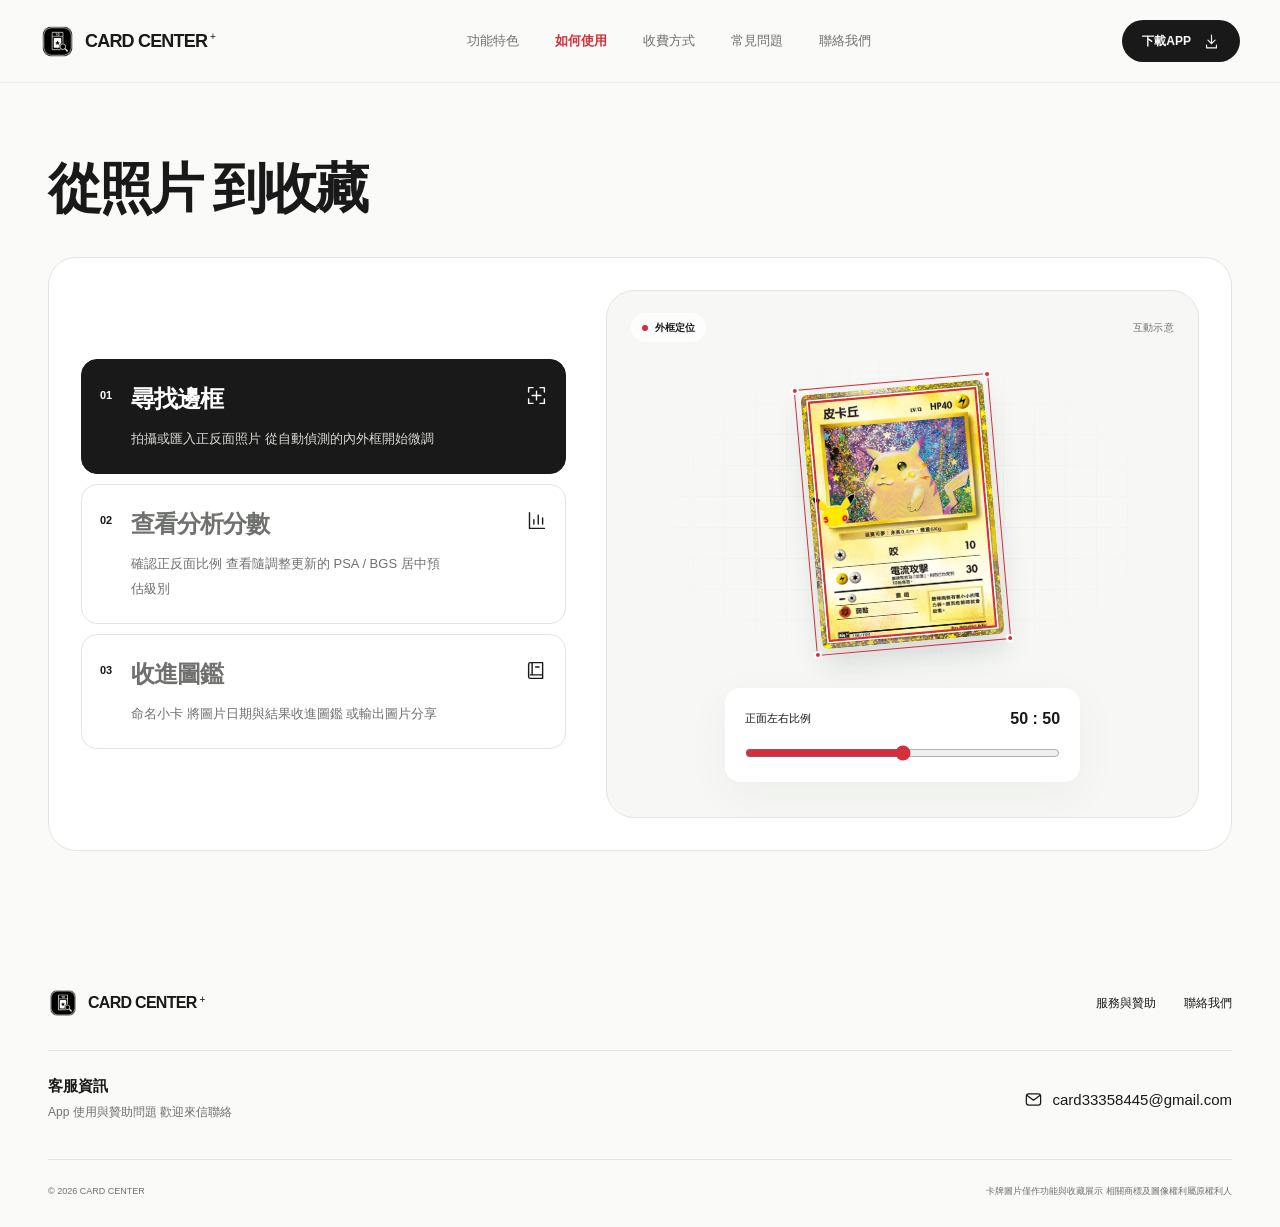
<file: tutorial.html>
<!DOCTYPE html>

<html data-page="tutorial" data-theme="light" lang="zh-Hant">
<head>
<meta charset="utf-8"/>
<meta http-equiv="Content-Security-Policy" content="default-src 'self'; script-src 'self'; style-src 'self' 'unsafe-inline'; img-src 'self'; font-src 'self'; connect-src 'self'; object-src 'none'; base-uri 'none'; form-action 'none'; frame-src 'none'; upgrade-insecure-requests"/>
<meta content="width=device-width, initial-scale=1" name="viewport"/>
<meta content="#fafaf8" name="theme-color"/>
<meta content="從照片到收藏 了解 CARD CENTER 的邊框定位、比例分析與小卡紀錄流程" name="description"/>
<meta content="website" property="og:type"/>
<meta content="使用教學｜CARD CENTER" property="og:title"/>
<meta content="從照片到收藏 了解 CARD CENTER 的邊框定位、比例分析與小卡紀錄流程" property="og:description"/>
<meta content="https://ice0819.github.io/Card-Align/assets/social-preview-card-center.jpg?v=card-at-center" property="og:image"/>
<meta content="https://ice0819.github.io/Card-Align/tutorial.html" property="og:url"/>
<meta content="summary_large_image" name="twitter:card"/>
<link href="assets/favicon.png" rel="icon" type="image/png"/>
<link href="assets/app-icon.png" rel="apple-touch-icon"/>
<link href="styles.css" rel="stylesheet"/>
<script defer="" src="script.js"></script>
<title>使用教學｜CARD CENTER</title>
</head>
<body class="tutorial-page">
<svg aria-hidden="true" class="icon-definitions" xmlns="http://www.w3.org/2000/svg">
<symbol id="i-arrow" viewbox="0 0 24 24"><path d="M5 12h14m-6-6 6 6-6 6"></path></symbol>
<symbol id="i-down" viewbox="0 0 24 24"><path d="M12 3v12m-5-5 5 5 5-5M5 17v4h14v-4"></path></symbol>
<symbol id="i-search" viewbox="0 0 24 24"><circle cx="10.5" cy="10.5" r="6.5"></circle><path d="m16 16 5 5"></path></symbol>
<symbol id="i-menu" viewbox="0 0 24 24"><path d="M4 8h16M4 16h16"></path></symbol>
<symbol id="i-plus" viewbox="0 0 24 24"><path d="M12 5v14M5 12h14"></path></symbol>
<symbol id="i-scan" viewbox="0 0 24 24"><path d="M8 3H3v5m13-5h5v5M3 16v5h5m8 0h5v-5M7 12h10M12 7v10"></path></symbol>
<symbol id="i-photo" viewbox="0 0 24 24"><rect height="18" rx="3" width="18" x="3" y="3"></rect><circle cx="8" cy="8" r="1.5"></circle><path d="m3 17 6-6 5 5 3-3 4 4"></path></symbol>
<symbol id="i-chart" viewbox="0 0 24 24"><path d="M4 3v18h17M9 16v-5m5 5V6m5 10v-7"></path></symbol>
<symbol id="i-book" viewbox="0 0 24 24"><path d="M5 3h14v18H5a2 2 0 0 1-2-2V5a2 2 0 0 1 2-2Zm0 14h14M7 3v14m4-9h4"></path></symbol>
<symbol id="i-check" viewbox="0 0 24 24"><path d="m5 12 4 4L19 6"></path></symbol>
<symbol id="i-mail" viewbox="0 0 24 24"><rect height="14" rx="3" width="18" x="3" y="5"></rect><path d="m4 7 8 6 8-6"></path></symbol>
<symbol id="i-coffee" viewbox="0 0 24 24"><path d="M4 8h13v7a5 5 0 0 1-5 5H9a5 5 0 0 1-5-5V8Zm13 1h2a3 3 0 1 1 0 6h-2M7 3v2m4-2v2m4-2v2"></path></symbol>
<symbol id="i-external" viewbox="0 0 24 24"><path d="M14 4h6v6m0-6L10 14M10 4H5a1 1 0 0 0-1 1v14a1 1 0 0 0 1 1h14a1 1 0 0 0 1-1v-5"></path></symbol>
</svg>
<a class="skip-link" href="#main">跳至主要內容</a>
<header class="site-header">
<div class="header-inner">
<a aria-label="CARD CENTER 首頁" class="brand" href="index.html">
<img alt="" class="brand-mark" height="40" src="assets/logo.png" width="40"/>
<span>CARD CENTER<span aria-hidden="true" class="brand-dot">+</span></span>
</a>
<nav aria-label="主要導覽" class="desktop-nav"><a href="index.html#features">功能特色</a><a aria-current="page" href="tutorial.html">如何使用</a><a href="pricing.html">收費方式</a><a href="index.html#faq">常見問題</a><a href="contact.html">聯絡我們</a></nav>
<div class="header-actions">
<a class="button button-small button-ink header-download" href="index.html#download"><span>下載APP</span><svg class="icon"><use href="#i-down"></use></svg></a>
<button aria-controls="mobile-menu" aria-expanded="false" aria-label="開啟選單" class="icon-button menu-toggle" type="button"><svg class="icon"><use href="#i-menu"></use></svg></button>
</div>
</div>
<nav aria-label="行動版導覽" class="mobile-menu" hidden="" id="mobile-menu"><a href="index.html#features">功能特色</a><a aria-current="page" href="tutorial.html">如何使用</a><a href="pricing.html">收費方式</a><a href="index.html#faq">常見問題</a><a href="contact.html">聯絡我們</a><a href="index.html#download">下載APP</a></nav>
</header>
<main aria-labelledby="tutorial-title" class="tutorial-content container" id="main"><div class="subpage-heading reveal"><h1 id="tutorial-title">從照片 到收藏</h1></div><div class="feature-layout reveal tutorial-experience" id="how-it-works">
<div aria-label="功能展示" aria-orientation="vertical" class="feature-tabs" role="tablist">
<button aria-controls="panel-align" aria-selected="true" class="feature-tab is-active" id="tab-align" role="tab" tabindex="0" type="button"><span class="tab-number">01</span><span class="tab-copy"><strong>尋找邊框</strong><span>拍攝或匯入正反面照片 從自動偵測的內外框開始微調</span></span><svg class="icon"><use href="#i-scan"></use></svg></button>
<button aria-controls="panel-report" aria-selected="false" class="feature-tab" id="tab-report" role="tab" tabindex="-1" type="button"><span class="tab-number">02</span><span class="tab-copy"><strong>查看分析分數</strong><span>確認正反面比例 查看隨調整更新的 PSA / BGS 居中預估級別</span></span><svg class="icon"><use href="#i-chart"></use></svg></button>
<button aria-controls="panel-collection" aria-selected="false" class="feature-tab" id="tab-collection" role="tab" tabindex="-1" type="button"><span class="tab-number">03</span><span class="tab-copy"><strong>收進圖鑑</strong><span>命名小卡 將圖片日期與結果收進圖鑑 或輸出圖片分享</span></span><svg class="icon"><use href="#i-book"></use></svg></button>
</div>
<p aria-live="polite" class="tutorial-step-copy">拍攝或匯入正反面照片 從自動偵測的內外框開始微調</p><div class="feature-stage">
<div aria-labelledby="tab-align" class="feature-panel align-panel" id="panel-align" role="tabpanel" tabindex="0">
<div class="stage-topline"><span class="stage-tag"><span class="status-dot"></span><span>外框定位</span></span><span class="demo-label">互動示意</span></div>
<div class="alignment-demo"><div aria-hidden="true" class="alignment-grid"></div><div class="align-card"><img alt="皮卡丘卡牌" height="502" loading="lazy" src="assets/cards/pikachu.webp" width="360"/><div class="detection-outline"><i></i><i></i><i></i><i></i><div class="inner-outline"></div></div></div></div>
<div class="demo-slider glass"><div class="demo-slider-head"><label for="centering-offset">正面左右比例</label><output aria-live="polite" for="centering-offset" id="centering-output">50 : 50</output></div><input id="centering-offset" max="12" min="-12" step="1" type="range" value="0"/></div>
</div>
<div aria-labelledby="tab-report" class="feature-panel report-panel" hidden="" id="panel-report" role="tabpanel" tabindex="0">
<div class="stage-topline"><span class="stage-tag"><svg class="icon"><use href="#i-chart"></use></svg><span>邊框分析報告</span></span><span class="demo-label">結果示意</span></div>
<div aria-live="polite" class="report-demo glass"><div class="report-demo-heading"><span>居中預估級別</span><svg class="icon"><use href="#i-scan"></use></svg></div><div class="grade-pair"><div><span>PSA</span><strong id="demo-psa-grade">10</strong></div><div><span>BGS</span><strong id="demo-bgs-grade">9.5</strong></div></div><div class="report-ratios"><div><span>正面</span><b data-ratio="front-horizontal">50 : 50</b><b data-ratio="front-vertical">52 : 48</b></div><div><span>背面</span><b data-ratio="back-horizontal">51 : 49</b><b data-ratio="back-vertical">50 : 50</b></div></div><div class="report-legend"><span></span><span>左右比例 / 上下比例</span></div></div>
<p class="stage-bottom-note">僅依居中比例預估 不代表正式鑑定分數</p>
</div>
<div aria-labelledby="tab-collection" class="feature-panel collection-panel" hidden="" id="panel-collection" role="tabpanel" tabindex="0">
<div class="stage-topline"><span class="stage-tag"><svg class="icon"><use href="#i-book"></use></svg><span>你的收藏圖鑑</span></span><span class="demo-label">收藏示意</span></div>
<div class="mini-collection"><div class="collection-tile"><img alt="噴火龍卡牌" height="502" loading="lazy" src="assets/cards/charizard.webp" width="360"/><div><strong>Charizard</strong><span data-current-date="">—</span></div><span class="collection-grade">PSA 10</span></div><div class="collection-tile"><img alt="耿鬼卡牌" height="502" loading="lazy" src="assets/cards/gengar.webp" width="360"/><div><strong>Gengar</strong><span data-current-date="">—</span></div><span class="collection-grade">PSA 9</span></div></div>
</div>
</div>
</div></main>
<footer class="site-footer container">
<div class="footer-top">
<a aria-label="CARD CENTER 首頁" class="brand" href="index.html"><img alt="" class="brand-mark" height="36" src="assets/logo.png" width="36"/><span>CARD CENTER<span aria-hidden="true" class="brand-dot">+</span></span></a>
<div class="footer-links">
<a href="pricing.html">服務與贊助</a>
<a href="contact.html">聯絡我們</a>
</div>
</div>
<div class="footer-contact" id="contact">
<div><h3>客服資訊</h3><p>App 使用與贊助問題 歡迎來信聯絡</p></div>
<a class="contact-email" href="mailto:card33358445@gmail.com"><svg aria-hidden="true" class="icon"><use href="#i-mail"></use></svg><span>card33358445@gmail.com</span></a>
</div>
<div class="footer-bottom"><span>© <span id="year">2026</span> CARD CENTER </span><span>卡牌圖片僅作功能與收藏展示 相關商標及圖像權利屬原權利人</span></div>
</footer>
</body>
</html>
</file>
<file: styles.css>
@charset "UTF-8";
:root {
  --bg:#fafaf8;
  --surface:#fff;
  --ink:#191919;
  --muted:#6f716e;
  --line:#e4e5df;
  --red:#d32f3c;
  --red-soft:#f9e9ea;
  --stage:#edf0ee;
  --glass:rgba(255,255,255,.78);
  --shadow:0 25px 55px -24px rgba(22,28,26,.38);
  --radius:28px;
  --ease:cubic-bezier(.22,.68,0,1.05);
  color-scheme:light
}

*,*::before,*::after {
  box-sizing:border-box
}
html {
  scroll-behavior:smooth;
  scroll-padding-top:110px
}
body {
  margin:0;
  background:var(--bg);
  color:var(--ink);
  font-family:Arial,"Noto Sans TC","Microsoft JhengHei",sans-serif;
  -webkit-font-smoothing:antialiased;
  font-size:15px;
  line-height:1.7
}
button,a,input {
  -webkit-tap-highlight-color:transparent
}
button,input {
  font:inherit
}
button,a {
  touch-action:manipulation
}
button {
  color:inherit
}
button {
  cursor:pointer
}
a {
  color:inherit;
  text-decoration:none
}
button:disabled {
  cursor:default
}
img {
  display:block;
  max-width:100%;
  height:auto
}
button {
  border:0
}
p,h1,h2,h3,figure {
  margin:0
}
h1,h2,h3 {
  line-height:1.2;
  letter-spacing:-.055em
}
h2 {
  font-size:clamp(36px,4.2vw,59px);
  font-weight:800
}
h3 {
  font-size:23px;
  font-weight:700
}
::selection {
  background:#f3a6ae;
  color:#191919
}
[hidden] {
  display:none!important
}
:focus-visible {
  outline:3px solid var(--red);
  outline-offset:5px;
  border-radius:5px
}
.icon {
  width:22px;
  height:22px;
  fill:none;
  stroke:currentColor;
  stroke-width:1.6;
  stroke-linecap:round;
  stroke-linejoin:round;
  flex:none
}
.icon-definitions {
  position:absolute;
  width:0;
  height:0;
  overflow:hidden
}
.container {
  width:min(1240px,calc(100% - 96px));
  margin-inline:auto
}
.section-space {
  padding-block:116px
}
.eyebrow {
  font-size:11px;
  font-weight:700;
  letter-spacing:.14em;
  line-height:1.6;
  margin-bottom:23px;
  color:var(--muted);
  display:flex;
  align-items:center;
  gap:10px
}
.tiny-cross {
  width:10px;
  height:10px;
  position:relative;
  color:var(--red)
}
.tiny-cross::before,.tiny-cross::after {
  content:"";
  position:absolute;
  background:currentColor;
  top:4px;
  left:0;
  width:10px;
  height:2px
}
.tiny-cross::after {
  transform:rotate(90deg)
}
.section-intro {
  color:var(--muted);
  margin-top:22px;
  font-size:17px;
  line-height:1.8
}
.button {
  min-height:54px;
  padding:14px 25px;
  display:inline-flex;
  align-items:center;
  justify-content:center;
  gap:11px;
  border-radius:999px;
  font-size:14px;
  font-weight:700;
  line-height:1.4;
  transition:transform .2s,background .2s,box-shadow .2s;
  text-align:center
}
.button:hover {
  transform:translateY(-2px)
}
.button:active {
  transform:translateY(0)
}
.button-red {
  background:#d32f3c;
  color:#fff;
  box-shadow:0 7px 16px #d32f3c14
}
.button-red:hover {
  background:#b82430;
  box-shadow:0 9px 22px #d32f3c25
}
.button-ink {
  background:var(--ink);
  color:var(--bg)
}
.button-ink:hover {
  box-shadow:0 7px 20px #0002
}
.button-small {
  min-height:42px;
  padding:10px 20px;
  font-size:12px;
  gap:12px
}
.button-small .icon {
  width:17px;
  height:17px
}
.text-link {
  display:inline-flex;
  align-items:center;
  gap:12px;
  font-weight:600;
  font-size:14px
}
.text-link .icon {
  width:19px;
  height:19px;
  transition:transform .2s
}
.text-link:hover .icon {
  transform:translateX(4px)
}
.icon-button {
  width:42px;
  height:42px;
  display:inline-flex;
  align-items:center;
  justify-content:center;
  border-radius:50%;
  background:transparent;
  transition:background .2s;
  flex:none
}
.icon-button:hover {
  background:var(--line)
}
.glass {
  background:var(--glass);
  border:1px solid #ffffff9e;
  box-shadow:0 12px 45px #18281b0c;
  backdrop-filter:blur(18px);
  -webkit-backdrop-filter:blur(18px)
}

.skip-link {
  position:fixed;
  top:-100px;
  left:20px;
  background:var(--ink);
  color:var(--bg);
  padding:10px 20px;
  z-index:100
}
.skip-link:focus {
  top:10px
}
.sr-only {
  position:absolute;
  width:1px;
  height:1px;
  padding:0;
  overflow:hidden;
  clip:rect(0,0,0,0);
  white-space:nowrap;
  border:0
}
/* Navigation */
.site-header {
  position:sticky;
  top:0;
  z-index:50;
  background:color-mix(in srgb,var(--bg) 88%,transparent);
  backdrop-filter:blur(20px);
  -webkit-backdrop-filter:blur(20px);
  border-bottom:1px solid color-mix(in srgb,var(--line) 60%,transparent)
}
.header-inner {
  width:min(1500px,calc(100% - 80px));
  height:82px;
  margin:auto;
  display:flex;
  align-items:center;
  justify-content:space-between;
  gap:25px
}
.brand {
  display:inline-flex;
  align-items:center;
  gap:10px;
  white-space:nowrap;
  font-weight:800;
  font-size:18px;
  letter-spacing:-.045em;
  line-height:1
}
.brand-mark {
  width:35px;
  height:35px;
  object-fit:contain
}

.brand-dot {
  font-size:10px;
  vertical-align:top;
  margin-left:3px;
  font-weight:400
}
.desktop-nav {
  display:flex;
  gap:36px;
  font-size:13px;
  color:var(--muted);
  margin-left:0
}
.desktop-nav a:hover {
  color:var(--ink)
}
.header-actions {
  display:flex;
  align-items:center;
  gap:8px
}

.menu-toggle {
  display:none
}
.mobile-menu {
  padding:12px 24px 20px;
  border-top:1px solid var(--line)
}
.mobile-menu a {
  display:block;
  padding:10px 8px;
  font-size:15px
}
/* Hero and the interactive card fan */
.hero {
  overflow:hidden;
  position:relative
}
.hero-copy {
  text-align:center;
  padding-top:63px;
  position:relative;
  z-index:2
}
.status-dot {
  width:6px;
  height:6px;
  background:var(--red);
  border-radius:50%;
  display:inline-block;
  flex:none
}
.hero h1 {
  font-size:clamp(54px,6.4vw,90px);
  font-weight:800;
  letter-spacing:-.075em;
  line-height:1.17;
  margin:25px 0 21px;
  position:relative;
  display:inline-block
}
.hero-emphasis {
  position:relative
}
.hero-emphasis::after {
  content:"";
  height:5px;
  position:absolute;
  left:1px;
  right:12px;
  bottom:-6px;
  background:var(--red);
  transform:rotate(-1.5deg);
  border-radius:50%;
  opacity:.85
}
.alignment-spark {
  position:absolute;
  right:-43px;
  bottom:28px;
  width:30px;
  height:30px;
  color:var(--red)
}
.alignment-spark::before,.alignment-spark::after {
  content:"";
  position:absolute;
  left:14px;
  top:0;
  width:2px;
  height:30px;
  background:currentColor
}
.alignment-spark::after {
  transform:rotate(90deg)
}
.hero-actions {
  display:flex;
  justify-content:center;
  align-items:center;
  gap:28px;
  margin-top:12px
}
.card-showcase {
  height:392px;
  position:relative;
  margin:36px auto 0;
  max-width:1640px;
  touch-action:pan-y;
  user-select:none;
  -webkit-user-select:none;
  isolation:isolate
}
.showcase-glow {
  position:absolute;
  left:12%;
  right:12%;
  top:10%;
  height:85%;
  background:radial-gradient(ellipse at center,#e6dfd2 0,transparent 68%);
  opacity:.4;
  z-index:-1;
  pointer-events:none
}
.showcase-cards {
  --card-width:190px;
  --card-step:157px;
  position:absolute;
  inset:22px 0 58px;
  pointer-events:none
}
.showcase-card {
  position:absolute;
  width:var(--card-width);
  left:calc(50% - var(--card-width)/2);
  top:5px;
  border-radius:10px;
  padding:0;
  box-shadow:var(--shadow);
  transform:translateX(calc(var(--offset)*var(--card-step))) translateY(var(--rise)) rotate(var(--angle)) scale(.94);
  transform-origin:50% 90%;
  z-index:var(--layer);
  background:#c4c1b4;
  transition:transform .8s var(--ease),opacity .6s,box-shadow .4s;
  pointer-events:auto
}
.showcase-card img {
  width:100%;
  aspect-ratio:360/502;
  border-radius:10px;
  object-fit:cover
}
.showcase-card:hover {
  box-shadow:0 26px 55px -15px #2227
}
.showcase-card.is-current {
  transform:translateX(0) translateY(-6px) rotate(0) scale(1.06);
  box-shadow:0 25px 45px -18px #1116
}
.showcase-card:focus-visible {
  outline-offset:6px
}
.showcase-badge {
  position:absolute;
  top:227px;
  left:calc(50% + 49px);
  z-index:10;
  padding:12px 14px;
  border-radius:13px;
  display:flex;
  gap:11px;
  align-items:center;
  pointer-events:none;
  transform:rotate(-4deg)
}
.showcase-badge>.icon {
  color:var(--red);
  width:26px;
  height:26px
}
.showcase-badge strong {
  display:block;
  font-size:22px;
  letter-spacing:-.03em;
  line-height:1.2
}
.showcase-badge div>span {
  font-size:10px;
  color:var(--muted)
}
.badge-tick {
  background:var(--ink);
  color:var(--surface);
  border-radius:50%;
  width:21px;
  height:21px;
  margin-left:7px;
  display:flex;
  align-items:center;
  justify-content:center
}
.badge-tick .icon {
  width:13px;
  height:13px
}
.showcase-controls {
  position:absolute;
  bottom:0;
  left:50%;
  transform:translateX(-50%);
  display:flex;
  align-items:center;
  gap:19px;
  white-space:nowrap
}
.showcase-controls .icon-button {
  width:34px;
  height:34px;
  border:1px solid var(--line);
  background:var(--bg)
}
.showcase-controls .icon {
  width:15px;
  height:15px
}
.showcase-prev .icon {
  transform:rotate(180deg)
}
/* One feature story at a time, following the normal page scroll. */
.gallery-intro { margin-top:35px; color:var(--muted); font-size:14px; }
.app-gallery { display:block; }
.feature-story {
  display:grid;
  grid-template-columns:minmax(0,480px) minmax(0,1fr);
  align-items:center;
  gap:90px;
  padding-block:58px;
}
.feature-story+.feature-story { border-top:1px solid var(--line); }
.feature-story-image { width:100%; height:auto; border-radius:20px; }
.feature-story figcaption { max-width:450px; }
.feature-story h3 { font-size:clamp(27px,3vw,40px); line-height:1.35; letter-spacing:-.045em; }
.feature-story figcaption p { margin-top:20px; font-size:16px; line-height:1.9; color:var(--muted); }
.feature-story:nth-child(even) { grid-template-columns:minmax(0,1fr) minmax(0,480px); }
.feature-story:nth-child(even) .feature-story-image { order:2; }
.feature-story:nth-child(even) figcaption { order:1; }
@media(max-width:1100px) {
  .feature-story { grid-template-columns:minmax(0,1fr) minmax(0,1fr); gap:55px; }
  .feature-story:nth-child(even) { grid-template-columns:minmax(0,1fr) minmax(0,1fr); }
}
@media(max-width:600px) {
  .gallery-intro { margin-top:25px; font-size:13px; }
  .feature-story { display:flex; flex-direction:column; align-items:stretch; gap:25px; padding-block:36px; }
  .feature-story:nth-child(even) .feature-story-image,.feature-story:nth-child(even) figcaption { order:0; }
  .feature-story-image { border-radius:15px; }
  .feature-story h3 { font-size:27px; }
  .feature-story figcaption p { margin-top:11px; font-size:14px; }
}
/* Feature tabs */
.feature-section {
  padding-top:80px
}
.feature-layout {
  display:grid;
  grid-template-columns:.9fr 1.1fr;
  gap:100px;
  margin-top:54px;
  align-items:stretch
}
.feature-tabs {
  display:flex;
  flex-direction:column;
  justify-content:center
}
.feature-tab {
  text-align:left;
  display:flex;
  gap:19px;
  padding:28px 0;
  background:none;
  border-top:1px solid var(--line);
  opacity:.56;
  transition:opacity .25s;
  align-items:flex-start
}
.feature-tab:last-child {
  border-bottom:1px solid var(--line)
}
.feature-tab:hover,.feature-tab.is-active {
  opacity:1
}
.feature-tab.is-active .tab-number {
  color:var(--red)
}
.tab-number {
  font-size:11px;
  line-height:26px;
  font-weight:700;
  font-variant-numeric:tabular-nums
}
.tab-copy {
  flex:1;
  display:flex;
  flex-direction:column;
  gap:11px
}
.tab-copy strong {
  font-size:24px;
  letter-spacing:-.045em;
  line-height:1.4
}
.tab-copy>span {
  font-size:13px;
  color:var(--muted);
  line-height:1.9;
  max-width:320px
}
.feature-tab>.icon {
  width:21px;
  height:21px;
  margin-top:3px
}
.feature-stage {
  min-width:0;
  background:var(--stage);
  border-radius:var(--radius);
  min-height:526px;
  overflow:hidden;
  position:relative
}
.feature-panel {
  position:relative;
  min-height:526px;
  padding:24px;
  display:flex;
  flex-direction:column;
  align-items:center;
  justify-content:center;
  animation:panel-in .3s ease
}
.stage-topline {
  position:absolute;
  top:22px;
  left:24px;
  right:24px;
  display:flex;
  justify-content:space-between;
  align-items:center;
  z-index:3
}
.stage-tag {
  display:inline-flex;
  align-items:center;
  gap:7px;
  font-size:10px;
  font-weight:600;
  background:var(--glass);
  border:1px solid var(--surface);
  padding:5px 10px;
  border-radius:20px
}
.stage-tag .icon {
  width:13px;
  height:13px
}
.demo-label {
  font-size:10px;
  letter-spacing:.03em;
  color:var(--muted)
}
.alignment-demo {
  position:relative;
  display:flex;
  justify-content:center;
  align-items:center;
  width:100%;
  height:348px;
  margin-top:15px
}
.alignment-grid {
  position:absolute;
  inset:0;
  background-image:linear-gradient(var(--line) 1px,transparent 1px),linear-gradient(90deg,var(--line) 1px,transparent 1px);
  background-size:31px 31px;
  mask-image:radial-gradient(ellipse,#0009,transparent 70%);
  -webkit-mask-image:radial-gradient(ellipse,#0009,transparent 70%)
}
.align-card {
  position:relative;
  width:183px;
  transform:rotate(-5deg);
  box-shadow:0 16px 30px #172c3c24;
  border-radius:7px
}
.align-card>img {
  border-radius:7px
}
.detection-outline {
  position:absolute;
  inset:-6px;
  border:1px solid var(--red)
}
.detection-outline>i {
  position:absolute;
  width:8px;
  height:8px;
  background:var(--red);
  border:2px solid #fff;
  border-radius:50%;
  left:-4px;
  top:-4px
}
.detection-outline>i:nth-child(2) {
  left:auto;
  right:-4px
}
.detection-outline>i:nth-child(3) {
  left:auto;
  right:-4px;
  top:auto;
  bottom:-4px
}
.detection-outline>i:nth-child(4) {
  top:auto;
  bottom:-4px
}
.inner-outline {
  position:absolute;
  inset:12px var(--demo-right,12px) 12px var(--demo-left,12px);
  border:2px solid var(--red);
  box-shadow:0 0 0 1.5px #fff,0 0 0 2.5px #19191938;
  transition:inset .12s ease-out
}
.demo-slider {
  width:100%;
  max-width:355px;
  position:relative;
  padding:16px 19px 12px;
  border-radius:15px;
  margin-top:-1px
}
.demo-slider-head {
  display:flex;
  justify-content:space-between;
  align-items:center;
  font-size:11px
}
.demo-slider output {
  font-size:16px;
  font-weight:700;
  font-variant-numeric:tabular-nums
}
.demo-slider input {
  display:block;
  width:100%;
  accent-color:var(--red);
  height:18px;
  margin:12px 0 7px;
  cursor:ew-resize
}
.demo-slider p {
  font-size:9px;
  color:var(--muted)
}
.report-demo {
  width:87%;
  padding:25px;
  border-radius:21px;
  margin-top:20px;
  transform:rotate(-3deg);
  box-shadow:0 25px 45px #172c3c13
}
.report-demo-heading {
  font-size:12px;
  display:flex;
  justify-content:space-between;
  align-items:center;
  font-weight:600
}
.report-demo-heading .icon {
  width:17px;
  color:var(--red)
}
.grade-pair {
  display:grid;
  grid-template-columns:1fr 1fr;
  margin:29px 0 28px
}
.grade-pair>div {
  display:flex;
  flex-direction:column;
  align-items:center;
  line-height:1
}
.grade-pair>div+div {
  border-left:1px solid var(--line)
}
.grade-pair span {
  font-size:11px;
  color:var(--muted);
  letter-spacing:.1em
}
.grade-pair strong {
  font-size:67px;
  letter-spacing:-.075em;
  font-weight:500;
  margin-top:11px
}
.report-ratios {
  border-top:1px solid var(--line);
  padding-top:11px
}
.report-ratios>div {
  display:grid;
  grid-template-columns:.7fr 1fr 1fr;
  gap:5px;
  font-size:11px;
  padding:10px 0
}
.report-ratios b {
  text-align:right;
  font-size:14px;
  font-weight:500
}
.report-ratios span {
  color:var(--muted)
}
.report-legend {
  display:flex;
  align-items:center;
  gap:5px;
  font-size:9px;
  color:var(--muted);
  margin-top:5px
}
.report-legend>span:first-child {
  width:5px;
  height:5px;
  background:var(--red);
  border-radius:50%
}
.stage-bottom-note {
  position:absolute;
  bottom:25px;
  font-size:10px;
  color:var(--muted);
  left:24px;
  right:24px;
  text-align:center
}
.mini-collection {
  display:flex;
  gap:15px;
  width:87%;
  margin-top:37px;
  align-items:flex-start;
  transform:rotate(-4deg)
}
.collection-tile {
  width:50%;
  padding:9px;
  background:var(--surface);
  border-radius:11px;
  box-shadow:0 8px 18px #172c3c12
}
.collection-tile+div {
  margin-top:30px
}
.collection-tile>img {
  border-radius:6px;
  aspect-ratio:360/502;
  object-fit:cover
}
.collection-tile>div {
  padding:11px 3px 7px
}
.collection-tile strong {
  font-size:12px;
  display:block;
  line-height:1.3
}
.collection-tile>div span {
  font-size:9px;
  color:var(--muted)
}
.collection-grade {
  font-size:9px;
  color:var(--red);
  border:1px solid var(--red-soft);
  background:var(--red-soft);
  display:inline-block;
  padding:0 5px;
  border-radius:4px;
  margin-left:3px
}
/* Inactive tabs remain readable; the red rule and number indicate selection. */
.feature-tab {
  opacity:1
}
.feature-tab:not(.is-active) .tab-copy strong {
  color:var(--muted)
}

/* Export, market search, and privacy */
.small-label {
  font-size:9px;
  font-weight:600;
  letter-spacing:.14em;
  display:block;
  margin-bottom:18px;
  color:#647061
}
.slab-scene {
  position:relative;
  height:460px;
  margin-top:20px;
  display:flex;
  align-items:center;
  justify-content:center
}
.slab-scene::before {
  content:"";
  position:absolute;
  width:320px;
  height:320px;
  border:1px solid #cdd4c9;
  border-radius:50%;
  top:60px
}
.score-slab {
  position:relative;
  width:244px;
  padding:14px 13px 15px;
  border:3px solid #bcc2b9;
  background:linear-gradient(135deg,#f8faf259,#e0e6dc47 44%,#ffffff9c 47%,#b2beb159);
  border-radius:14px;
  box-shadow:inset 0 0 0 3px #ffffff54,inset 0 0 0 7px #ffffff24,12px 22px 30px #23391d26;
  transform:rotate(7deg);
  flex:none
}
.slab-label {
  position:relative;
  background:#f5f5ed;
  border:6px solid #c82d36;
  padding:7px 6px 9px;
  height:88px;
  display:flex;
  justify-content:space-between;
  gap:8px;
  box-shadow:0 0 0 1px #a6ada1;
  line-height:1.15;
  color:#182018
}
.slab-label-left {
  display:flex;
  flex-direction:column;
  gap:3px;
  font-size:8px;
  letter-spacing:-.02em
}
.slab-label-left strong {
  font-size:9px
}
.slab-label-right {
  font-size:10px;
  min-width:51px;
  padding-top:8px;
  display:flex;
  flex-direction:column;
  gap:5px
}
.slab-label-right>div {
  display:flex;
  justify-content:space-between;
  gap:7px
}
.slab-label-right b {
  font-weight:700
}
.slab-label-bottom {
  font-size:6px;
  position:absolute;
  left:6px;
  bottom:7px;
  font-weight:600;
  letter-spacing:.035em
}
.slab-sticker {
  width:30px;
  height:25px;
  position:absolute;
  left:calc(50% - 15px);
  bottom:-17px;
  background:linear-gradient(140deg,#e4e9e3,#b9cbbf,#ecdfdf);
  padding:3px;
  border:1px solid #a7b2a5
}
.slab-sticker img {
  height:100%;
  width:100%;
  object-fit:contain
}
.slab-divider {
  height:18px;
  border-bottom:2px solid #b4bdb0;
  margin:5px 0 13px;
  box-shadow:0 2px 0 #ffffff66
}
.slab-card-well {
  background:#1b241b;
  padding:10px 8px;
  border:2px solid #a6b4a2;
  box-shadow:inset 1px 1px 4px #0007
}
.slab-card-well>img {
  width:100%;
  border-radius:7px
}
.search-demo {
  padding:28px 37px 30px
}
.mock-search {
  display:flex;
  align-items:center;
  gap:10px;
  background:#fffc;
  border:1px solid #fff;
  border-radius:12px;
  padding:13px 16px;
  box-shadow:0 7px 22px #5c3f2010;
  font-size:12px
}
.mock-search>.icon {
  color:#7e756c;
  width:18px;
  height:18px
}
.search-caret {
  width:1px;
  height:15px;
  background:#aaa;
  margin-left:-5px
}
.mock-search kbd {
  margin-left:auto;
  font-family:inherit;
  font-size:14px;
  color:#999186
}
.search-suggestions {
  display:flex;
  gap:7px;
  margin-top:10px
}
.search-suggestions span {
  border:1px solid #c8bdb1;
  border-radius:6px;
  font-size:9px;
  padding:3px 8px;
  color:#7e756c
}
.search-demo-card {
  display:flex;
  align-items:center;
  gap:13px;
  padding:18px 5px 0
}
.search-demo-card img {
  width:48px;
  border-radius:4px;
  transform:rotate(-5deg);
  box-shadow:0 7px 10px #573c221b
}
.search-demo-card strong {
  font-size:12px;
  display:block
}
.search-demo-card div span {
  font-size:9px;
  color:#84776b;
  letter-spacing:.06em
}
.search-demo-card>.icon {
  width:17px;
  height:17px;
  margin-left:auto;
  color:#84776b
}
/* App pricing and voluntary support */
.service-section {
  border-top:1px solid var(--line);
}
.service-section .section-intro {
  max-width:650px;
}
.service-grid {
  display:grid;
  grid-template-columns:repeat(2,minmax(0,1fr));
  gap:24px;
  margin-top:42px;
}
.service-card {
  display:flex;
  flex-direction:column;
  align-items:flex-start;
  padding:36px;
  border:1px solid var(--line);
  border-radius:var(--radius);
  background:var(--glass);
}
.service-card .small-label {
  color:var(--muted);
}
.service-card h3 {
  font-size:25px;
  line-height:1.4;
}
.service-price {
  display:flex;
  align-items:baseline;
  gap:10px;
  margin-top:24px;
  line-height:1.2;
}
.price-currency {
  font-size:22px;
  font-weight:600;
}
.service-price strong {
  font-size:66px;
  letter-spacing:-.07em;
  font-weight:600;
}
.price-caption {
  color:var(--muted);
  font-size:13px;
  margin-left:4px;
}
.service-description {
  font-size:13px;
  color:var(--muted);
  line-height:1.9;
  margin-top:22px;
}
.service-inclusions {
  padding:0;
  margin:24px 0 30px;
  list-style:none;
}
.service-inclusions li {
  display:flex;
  align-items:flex-start;
  gap:9px;
  font-size:12px;
  line-height:1.8;
  margin-top:10px;
}
.service-inclusions .icon {
  width:16px;
  height:16px;
  color:var(--red);
  margin-top:2px;
}
.service-card>.button {
  margin-top:auto;
  min-height:48px;
  font-size:13px;
}
.donation-card {
  background:var(--red-soft);
  border-color:transparent;
}
.donation-amount {
  margin-top:31px;
  font-size:38px;
  font-weight:600;
  line-height:1.25;
  letter-spacing:-.045em;
}
.donation-currency {
  font-size:12px;
  color:var(--muted);
  margin-top:9px;
}
.donation-payment-note {
  font-size:12px;
  line-height:1.8;
  color:var(--muted);
  margin:23px 0 30px;
}
.service-contact-note {
  font-size:12px;
  line-height:1.9;
  color:var(--muted);
  margin-top:22px;
  display:flex;
  flex-wrap:wrap;
  gap:4px 12px;
}
.service-contact-note a {
  color:var(--ink);
  text-decoration:underline;
  text-underline-offset:4px;
}
.footer-contact {
  border-top:1px solid var(--line);
  margin-top:32px;
  padding-top:26px;
  display:flex;
  align-items:center;
  justify-content:space-between;
  gap:24px;
}
.footer-contact h3 {
  font-size:15px;
  letter-spacing:0;
}
.footer-contact p {
  font-size:12px;
  color:var(--muted);
  margin-top:7px;
}
.contact-email {
  display:inline-flex;
  align-items:center;
  gap:10px;
  font-size:15px;
}
.contact-email:hover {
  color:var(--red);
}
.contact-email>span {
  overflow-wrap:anywhere;
}
.contact-email .icon {
  width:19px;
  height:19px;
}
@media(max-width:850px) {
  .service-card {
    padding:27px;
  }
  .service-card h3 {
    font-size:22px;
  }
  .donation-amount {
    font-size:30px;
  }
  .footer-contact {
    align-items:flex-start;
    flex-direction:column;
    gap:17px;
  }
}
@media(max-width:600px) {
  .service-grid {
    grid-template-columns:1fr;
    gap:18px;
    margin-top:29px;
  }
  .service-card {
    padding:27px 25px;
  }
  .service-price strong {
    font-size:58px;
  }
  .service-card>.button {
    margin-top:0;
    font-size:12px;
  }
  .donation-amount {
    font-size:32px;
    margin-top:24px;
  }
  .service-contact-note {
    font-size:11px;
  }
  .footer-contact {
    margin-top:25px;
    padding-top:24px;
  }
  .contact-email {
    font-size:14px;
    max-width:100%;
  }
}
/* Questions */
.faq-section {
  border-top:1px solid var(--line);
  display:grid;
  grid-template-columns:.85fr 1.15fr;
  gap:95px;
  padding-bottom:125px
}
.faq-intro .text-link {
  margin-top:32px;
  font-size:12px;
  color:var(--muted)
}
.faq-list {
  padding-top:5px
}
.faq-list details {
  border-bottom:1px solid var(--line)
}
.faq-list details:first-child {
  border-top:1px solid var(--line)
}
.faq-list summary {
  list-style:none;
  cursor:pointer;
  display:flex;
  align-items:center;
  justify-content:space-between;
  gap:20px;
  padding:24px 0;
  font-size:14px;
  font-weight:600
}
.faq-list summary::-webkit-details-marker {
  display:none
}
.faq-list summary .icon {
  width:17px;
  height:17px;
  transition:transform .25s
}
.faq-list details[open] summary .icon {
  transform:rotate(45deg)
}
.faq-answer {
  font-size:13px;
  line-height:1.95;
  color:var(--muted);
  padding:0 32px 25px 0;
  animation:panel-in .25s ease
}
/* Download and footer */
.download-section {
  background:#efeeea;
  overflow:hidden;
  color:#191919
}
.download-inner {
  display:grid;
  grid-template-columns:1fr 1fr;
  position:relative;
  min-height:494px;
  align-items:center
}
.download-copy {
  padding:65px 0;
  position:relative;
  z-index:2
}
.download-copy .eyebrow {
  font-size:10px;
  color:#6d7067
}
.download-copy h2 {
  font-size:clamp(42px,4.4vw,64px)
}
.download-copy>p:not(.eyebrow) {
  font-size:15px;
  color:#6d7067;
  margin-top:22px
}
.download-copy>.button {
  background:#191919;
  color:#fff;
  margin-top:28px;
  padding-inline:23px
}
.download-copy>.button .icon:last-child {
  margin-left:9px;
  width:17px
}
.download-meta {
  display:block;
  font-size:10px;
  color:#797c72;
  margin-top:12px
}
.download-art {
  position:relative;
  height:100%;
  min-height:450px
}
.download-orbit {
  position:absolute;
  left:10%;
  top:11%;
  width:95%;
  aspect-ratio:1;
  border-radius:50%;
  border:1px solid #d1d2c8
}
.download-orbit::after {
  content:"";
  position:absolute;
  inset:35px;
  border-radius:50%;
  border:1px solid #d8d9d1
}
.download-card {
  position:absolute;
  width:205px;
  border-radius:10px;
  box-shadow:10px 24px 35px #1721133d;
  top:100px;
  left:20%
}
.download-card.card-one {
  transform:rotate(-17deg)
}
.download-card.card-two {
  transform:translate(105px,17px) rotate(12deg)
}
.download-seal {
  position:absolute;
  top:317px;
  left:20%;
  width:80px;
  height:80px;
  border-radius:21px;
  display:flex;
  align-items:center;
  justify-content:center;
  transform:rotate(-8deg);
  background:#ffffffa8;
  z-index:2
}
.site-footer {
  padding-block:49px 28px
}
.footer-top {
  display:flex;
  justify-content:space-between;
  align-items:center;
  gap:30px
}
.footer-top .brand {
  font-size:16px
}
.footer-top .brand-mark {
  width:30px;
  height:30px
}
.footer-links {
  display:flex;
  align-items:center;
  gap:28px;
  font-size:12px
}
.footer-links a {
  display:flex;
  align-items:center;
  gap:7px
}
.footer-links a:hover {
  color:var(--red)
}
.footer-links .icon {
  width:14px;
  height:14px
}
.footer-bottom {
  display:flex;
  justify-content:space-between;
  gap:30px;
  font-size:9px;
  color:var(--muted);
  border-top:1px solid var(--line);
  padding-top:24px;
  margin-top:36px
}
.footer-bottom>span:last-child {
  max-width:430px;
  text-align:right
}
.noscript-note {
  text-align:center;
  font-size:12px;
  padding:15px;
  color:var(--muted)
}
.js-motion .reveal {
  opacity:0;
  transform:translateY(20px);
  transition:opacity .7s ease,transform .7s ease
}
.js-motion .reveal.is-visible {
  opacity:1;
  transform:translateY(0)
}
@keyframes panel-in {
  from {
    opacity:0;
    transform:translateY(6px)
  }
  to {
    opacity:1;
    transform:translateY(0)
  }
}

@media(min-width:1500px) {
  .hero-copy {
    padding-top:76px
  }
  .card-showcase {
    margin-top:45px;
    height:414px
  }
  .showcase-cards {
    --card-width:205px;
    --card-step:173px
  }
  .showcase-badge {
    top:248px
  }
}
@media(max-width:1100px) {
  .container {
    width:calc(100% - 64px)
  }
  .header-inner {
    width:calc(100% - 48px)
  }
  .desktop-nav {
    margin-left:0;
    gap:24px
  }
  .feature-layout {
    gap:50px
  }

  .search-demo {
    padding:24px 28px
  }
  .faq-section {
    gap:55px
  }
  .showcase-cards {
    --card-width:173px;
    --card-step:138px
  }
  .showcase-badge {
    top:205px
  }
  .download-card {
    width:180px;
    left:15%
  }
  .download-card.card-two {
    transform:translate(95px,17px) rotate(12deg)
  }
  .slab-scene {
    height:446px
  }
  .footer-bottom {
    font-size:9px
  }
}
@media(max-width:850px) {
  .section-space {
    padding-block:85px
  }
  .header-inner {
    height:74px
  }
  .brand {
    font-size:16px;
    gap:8px
  }
  .brand-mark {
    width:31px;
    height:31px
  }
  .desktop-nav {
    display:none
  }
  .header-actions {
    gap:3px
  }
  .menu-toggle {
    display:inline-flex
  }
  .header-download {
    margin-inline:4px
  }
  .hero-copy {
    padding-top:50px
  }
  .hero h1 {
    font-size:72px
  }
  .feature-layout {
    gap:32px;
    grid-template-columns:1fr 1fr
  }
  .feature-tab {
    gap:12px;
    padding-block:25px
  }
  .tab-copy strong {
    font-size:21px
  }

  .tab-copy>span {
    font-size:12px
  }
  .feature-tab>.icon {
    display:none
  }
  .feature-stage,.feature-panel {
    min-height:500px
  }
  .feature-panel {
    padding:18px
  }
  .stage-topline {
    left:18px;
    right:18px
  }
  .stage-tag {
    padding-inline:7px
  }
  .demo-label {
    font-size:9px
  }
  .align-card {
    width:158px
  }
  .alignment-demo {
    height:320px
  }
  .demo-slider {
    padding-inline:14px
  }
  .demo-slider p {
    font-size:8px
  }
  .report-demo {
    padding:21px 17px;
    width:100%
  }
  .grade-pair strong {
    font-size:56px
  }
  .report-ratios b {
    font-size:12px
  }
  .report-ratios>div {
    font-size:10px
  }
  .mini-collection {
    width:100%;
    gap:10px
  }
  .collection-tile {
    padding:6px
  }

  .slab-scene {
    margin-top:30px
  }
  .score-slab {
    width:219px
  }
  .slab-label {
    padding-inline:4px;
    height:86px;
    border-width:5px
  }
  .slab-label-left {
    font-size:7px
  }
  .slab-label-left strong {
    font-size:8px
  }
  .slab-label-right {
    min-width:45px;
    font-size:9px
  }
  .slab-label-bottom {
    left:4px;
    font-size:5px
  }
  .search-demo {
    padding-inline:23px
  }
  .search-suggestions {
    gap:5px;
    flex-wrap:wrap
  }
  .search-suggestions span {
    padding-inline:6px
  }
  .faq-section {
    grid-template-columns:1fr;
    gap:35px
  }
  .faq-intro .text-link {
    margin-top:23px
  }
  .faq-list {
    padding-top:0
  }
  .download-inner {
    min-height:450px
  }
  .download-copy {
    padding-block:55px
  }
  .download-copy h2 {
    font-size:48px
  }
  .download-card {
    width:155px;
    top:115px;
    left:0
  }
  .download-card.card-two {
    transform:translate(80px,10px) rotate(12deg)
  }
  .download-seal {
    left:0;
    top:306px;
    width:65px;
    height:65px
  }
  .download-seal>img {
    width:41px;
    height:41px
  }
  .download-art {
    min-height:430px
  }
  .download-orbit {
    width:112%;
    left:-7%;
    top:13%
  }
  .footer-links {
    gap:20px;
    font-size:11px
  }
  .footer-bottom {
    flex-direction:column;
    gap:10px
  }
  .footer-bottom>span:last-child {
    text-align:left;
    max-width:none
  }

}
@media(max-width:600px) {
  html {
    scroll-padding-top:90px
  }
  .container {
    width:calc(100% - 40px)
  }
  .section-space {
    padding-block:67px
  }
  .header-inner {
    width:calc(100% - 32px);
    height:68px;
    gap:10px
  }
  .brand {
    font-size:14px;
    gap:7px
  }
  .brand-mark {
    width:29px;
    height:29px
  }
  .brand-dot {
    font-size:8px
  }
  .header-actions>.icon-button {
    width:34px;
    height:38px
  }

  .header-download {
    display:none
  }
  .hero-copy {
    padding-top:36px
  }
  .hero h1 {
    font-size:clamp(43px,10.9vw,63px);
    margin-top:25px;
    margin-bottom:23px;
    letter-spacing:-.075em;
    line-height:1.2
  }
  .hero-emphasis::after {
    height:3px;
    bottom:-4px;
    right:5px
  }
  .alignment-spark {
    width:18px;
    height:18px;
    right:-23px;
    bottom:16px
  }
  .alignment-spark::before,.alignment-spark::after {
    height:18px;
    width:1.5px;
    left:8px
  }
  .hero-actions {
    gap:22px;
    margin-top:12px
  }
  .hero-actions .button {
    font-size:12px;
    min-height:49px;
    padding:13px 19px
  }
  .hero-actions .button .icon {
    width:17px;
    height:17px
  }
  .card-showcase {
    height:325px;
    margin-top:27px
  }
  .showcase-cards {
    --card-width:148px;
    --card-step:116px;
    inset:19px 0 45px
  }
  .showcase-card {
    border-radius:7px;
    box-shadow:0 18px 28px -15px #1118
  }
  .showcase-card img {
    border-radius:7px
  }
  .showcase-badge {
    top:179px;
    left:calc(50% + 15px);
    padding:9px 10px;
    gap:8px;
    border-radius:11px
  }
  .showcase-badge strong {
    font-size:18px
  }
  .showcase-badge>.icon {
    width:21px;
    height:21px
  }
  .showcase-badge div>span {
    font-size:8px
  }
  .badge-tick {
    width:17px;
    height:17px;
    margin-left:2px
  }
  .badge-tick>.icon {
    width:11px;
    height:11px
  }
  .showcase-controls {
    bottom:0;
    gap:15px
  }
  .showcase-controls .icon-button {
    width:32px;
    height:32px
  }
  .eyebrow {
    font-size:9px;
    letter-spacing:.1em;
    margin-bottom:18px
  }
  .tiny-cross {
    width:9px;
    height:9px
  }
  .section-intro {
    font-size:13px;
    margin-top:17px;
    max-width:320px
  }
  h2 {
    font-size:36px;
    line-height:1.25
  }
  .feature-layout {
    grid-template-columns:1fr;
    gap:25px;
    margin-top:29px
  }

  .feature-tabs {
    display:grid;
    grid-template-columns:repeat(3,minmax(0,1fr));
    gap:10px;
    align-items:start
  }
  .feature-tab {
    display:block;
    text-align:left;
    padding:15px 0 0;
    border-top:2px solid var(--line);
    opacity:1;
    position:relative
  }
  .feature-tab:last-child {
    border-bottom:0
  }
  .feature-tab.is-active {
    border-color:var(--red)
  }
  .tab-number {
    font-size:9px;
    line-height:1;
    display:block;
    margin-bottom:9px
  }
  .tab-copy strong {
    font-size:13px;
    line-height:1.5;
    letter-spacing:-.05em
  }

  .tab-copy>span {
    display:none
  }
  .feature-stage,.feature-panel {
    min-height:474px
  }
  .feature-panel {
    padding:23px
  }
  .stage-topline {
    left:23px;
    right:23px
  }
  .stage-tag {
    padding:5px 9px
  }
  .demo-label {
    font-size:9px
  }
  .alignment-demo {
    height:302px;
    margin-top:18px
  }
  .align-card {
    width:166px
  }
  .demo-slider {
    max-width:325px;
    margin-top:2px;
    padding:15px 17px 12px
  }
  .demo-slider p {
    font-size:9px
  }
  .report-demo {
    width:90%;
    padding:23px;
    margin-top:10px
  }
  .grade-pair strong {
    font-size:62px
  }
  .report-ratios b {
    font-size:14px
  }
  .report-ratios>div {
    font-size:11px
  }
  .mini-collection {
    width:92%;
    gap:14px;
    margin-top:30px
  }
  .collection-tile {
    padding:8px
  }

  .slab-scene {
    height:438px;
    margin-top:10px;
    margin-bottom:16px
  }
  .score-slab {
    width:231px
  }
  .slab-label-left {
    font-size:8px
  }
  .slab-label-left strong {
    font-size:9px
  }
  .slab-label-right {
    font-size:10px;
    min-width:50px
  }
  .slab-label-bottom {
    font-size:5.5px
  }
  .search-demo {
    padding:25px 26px 29px
  }
  .search-demo-card img {
    width:49px
  }
  .faq-section {
    gap:30px;
    padding-top:58px;
    padding-bottom:67px
  }
  .faq-intro .text-link {
    font-size:11px;
    margin-top:22px
  }
  .faq-list summary {
    font-size:12px;
    padding-block:20px
  }
  .faq-answer {
    font-size:12px;
    padding-right:15px;
    line-height:1.9
  }
  .download-inner {
    display:block;
    min-height:auto
  }
  .download-copy {
    padding-top:49px;
    padding-bottom:0
  }
  .download-copy .eyebrow {
    font-size:8px;
    letter-spacing:.07em
  }
  .download-copy h2 {
    font-size:43px
  }
  .download-copy>p:not(.eyebrow) {
    font-size:13px;
    margin-top:18px
  }
  .download-copy .button {
    margin-top:23px;
    min-height:49px;
    font-size:12px;
    padding-inline:21px
  }
  .download-copy .button>.icon {
    width:18px;
    height:18px
  }
  .download-meta {
    font-size:9px
  }
  .download-art {
    height:312px;
    min-height:0;
    width:310px;
    margin:0 auto
  }
  .download-orbit {
    top:-2%;
    left:0;
    width:100%
  }
  .download-card {
    width:156px;
    left:29px;
    top:36px
  }
  .download-card.card-two {
    transform:translate(95px,11px) rotate(12deg)
  }
  .download-seal {
    left:21px;
    top:210px;
    width:65px;
    height:65px;
    border-radius:17px
  }
  .site-footer {
    padding-top:33px;
    padding-bottom:25px
  }
  .footer-top {
    flex-direction:column;
    align-items:flex-start;
    gap:27px
  }
  .footer-top .brand {
    font-size:15px
  }
  .footer-top .brand-mark {
    width:30px;
    height:30px
  }
  .footer-links {
    flex-wrap:wrap;
    gap:25px;
    font-size:11px
  }
  .footer-bottom {
    margin-top:27px;
    padding-top:20px;
    font-size:8px;
    gap:13px;
    line-height:1.8
  }
  .footer-bottom>span:last-child {
    max-width:290px
  }

}
@media(max-width:360px) {
  .container {
    width:calc(100% - 32px)
  }
  .hero h1 {
    font-size:43px
  }
  .header-inner {
    width:calc(100% - 24px)
  }
  .header-actions {
    gap:0
  }
  .hero-actions {
    gap:17px
  }
  .hero-actions .button {
    padding-inline:15px;
    font-size:11px
  }

  .tab-copy strong {
    font-size:12px
  }
  .feature-panel {
    padding:19px
  }
  .feature-stage,.feature-panel {
    min-height:461px
  }
  .mini-collection {
    width:100%
  }
  .download-art {
    width:285px
  }
  .download-card {
    left:14px
  }
  .download-seal {
    left:10px
  }
  .download-card.card-two {
    transform:translate(90px,11px) rotate(12deg)
  }
}
@media(prefers-reduced-motion:reduce) {
  html {
    scroll-behavior:auto
  }
  *,*::before,*::after {
    animation-duration:.01ms!important;
    transition-duration:.01ms!important
  }
  .js-motion .reveal {
    opacity:1;
    transform:none
  }
}

/* Shared navigation and the independent contact page. */
.story-addon {
  border-radius:22px;
  padding:23px;
  margin-top:29px;
  overflow:hidden;
}
.story-addon-title {
  margin:0;
  font-size:18px;
  line-height:1.5;
  letter-spacing:-.02em;
}
.story-search {
  color:#342b22;
  background:#f1eae5;
}
.story-search .search-demo {
  padding:18px 0 0;
}
.story-slab {
  color:#1a231b;
  background:#eaece8;
}
.story-slab .slab-scene {
  height:430px;
  margin:10px 0 0;
}
.story-slab .score-slab {
  width:min(244px,82%);
}
.tutorial-content {
  padding-block:72px 88px;
}
.tutorial-page .subpage-heading h1,.pricing-page .section-heading h1 {
  font-size:clamp(36px,4.2vw,59px);
  line-height:1.25;
  font-weight:800;
}
.tutorial-page .feature-layout {
  margin-top:35px;
}

.pricing-page .service-section {
  border-top:0;
  padding-block:72px 88px;
}
@media(max-width:600px) {
  .story-addon { padding:18px; margin-top:23px; }
  .story-addon-title { font-size:17px; }
  .story-slab .slab-scene { height:390px; }
  .tutorial-content,.pricing-page .service-section { padding-block:44px 60px; }

}
.desktop-nav a[aria-current="page"],.mobile-menu a[aria-current="page"] {
  color:var(--red);
  font-weight:700;
}
body.contact-page {
  min-height:100dvh;
  display:flex;
  flex-direction:column;
}
.contact-main {
  flex:1;
  max-width:760px;
  padding-block:56px 76px;
}
.contact-sheet {
  text-align:center;
  padding:48px 52px 56px;
  border:1px solid var(--line);
  border-radius:18px;
  background:var(--surface);
  box-shadow:0 16px 48px -28px rgba(22,28,26,.2);
}
.contact-sheet-heading h1 {
  font-size:24px;
  font-weight:500;
  line-height:1.4;
  letter-spacing:.12em;
}
.contact-identity {
  margin-top:40px;
}
.contact-identity .contact-logo {
  width:72px;
  height:72px;
  margin-inline:auto;
}
.contact-brand-name {
  margin-top:18px;
  font-size:22px;
  font-weight:600;
  letter-spacing:.1em;
  line-height:1.5;
}
.contact-brand-description {
  margin-top:10px;
  font-size:14px;
  color:var(--muted);
}
.contact-information {
  margin:38px auto 0;
  padding-top:34px;
  border-top:1px solid var(--line);
  max-width:480px;
}
.contact-information-row + .contact-information-row {
  margin-top:28px;
}
.contact-information dt {
  font-size:13px;
  letter-spacing:.1em;
  color:var(--muted);
}
.contact-information dd {
  margin:9px 0 0;
}
.contact-information .contact-email,
.contact-information .contact-website-link {
  display:inline-block;
  max-width:100%;
  font-size:clamp(14px,2vw,20px);
  font-weight:500;
  line-height:1.7;
  overflow-wrap:anywhere;
  text-decoration:underline;
  text-decoration-color:var(--line);
  text-underline-offset:5px;
  transition:color .2s,text-decoration-color .2s;
}
.contact-information a:hover {
  color:var(--red);
  text-decoration-color:currentColor;
}
@media(max-width:1020px) {
  .desktop-nav { display:none; }
  .menu-toggle { display:inline-flex; }
}
@media(max-width:600px) {
  .contact-main { padding-block:30px 44px; }
  .contact-sheet { padding:32px 20px 38px; border-radius:14px; }
  .contact-sheet-heading h1 { font-size:21px; }
  .contact-identity { margin-top:30px; }
  .contact-brand-name { font-size:20px; }
  .contact-brand-description { font-size:13px; }
  .contact-information { margin-top:28px; padding-top:27px; }
  .contact-information-row + .contact-information-row { margin-top:23px; }
}

/* A single light surface connects the three tutorial steps and their live preview. */
.tutorial-experience {
  padding:32px;
  gap:40px;
  border:1px solid var(--line);
  border-radius:var(--radius);
  background:var(--surface);
}
.tutorial-experience .feature-tabs {
  gap:10px;
  align-items:stretch;
}
.tutorial-experience .feature-tab {
  padding:22px 18px;
  border:1px solid var(--line);
  border-radius:16px;
  transition:background .2s,color .2s,border-color .2s;
}
.tutorial-experience .feature-tab.is-active {
  background:#191919;
  border-color:#191919;
  color:#fff;
}
.tutorial-experience .feature-tab.is-active .tab-number,
.tutorial-experience .feature-tab.is-active .tab-copy strong {
  color:#fff;
}
.tutorial-experience .feature-tab.is-active .tab-copy>span {
  color:#d9dbd5;
}
.tutorial-experience .feature-stage {
  background:#f7f8f5;
  border:1px solid var(--line);
}
.tutorial-experience .demo-slider,
.tutorial-experience .report-demo {
  background:var(--surface);
}
@media(max-width:1020px) {
  .tutorial-experience { padding:24px; gap:26px; }
}
@media(max-width:600px) {
  .tutorial-experience { padding:20px 14px 14px; gap:24px; }
  .tutorial-experience .feature-tab { padding:14px 8px; border-radius:12px; }
  .tutorial-experience .tab-copy strong { font-size:14px; line-height:1.5; }
  .tutorial-experience .feature-stage { border-radius:18px; }
}

.tutorial-step-copy { display:none; }
@media(max-width:600px) {
  .tutorial-step-copy { display:block; font-size:13px; line-height:1.9; color:var(--muted); }
}
@media(max-width:380px) {
  .tutorial-experience .feature-tab { padding-inline:4px; }
  .tutorial-experience .tab-copy strong { font-size:12px; }
}
</file>
